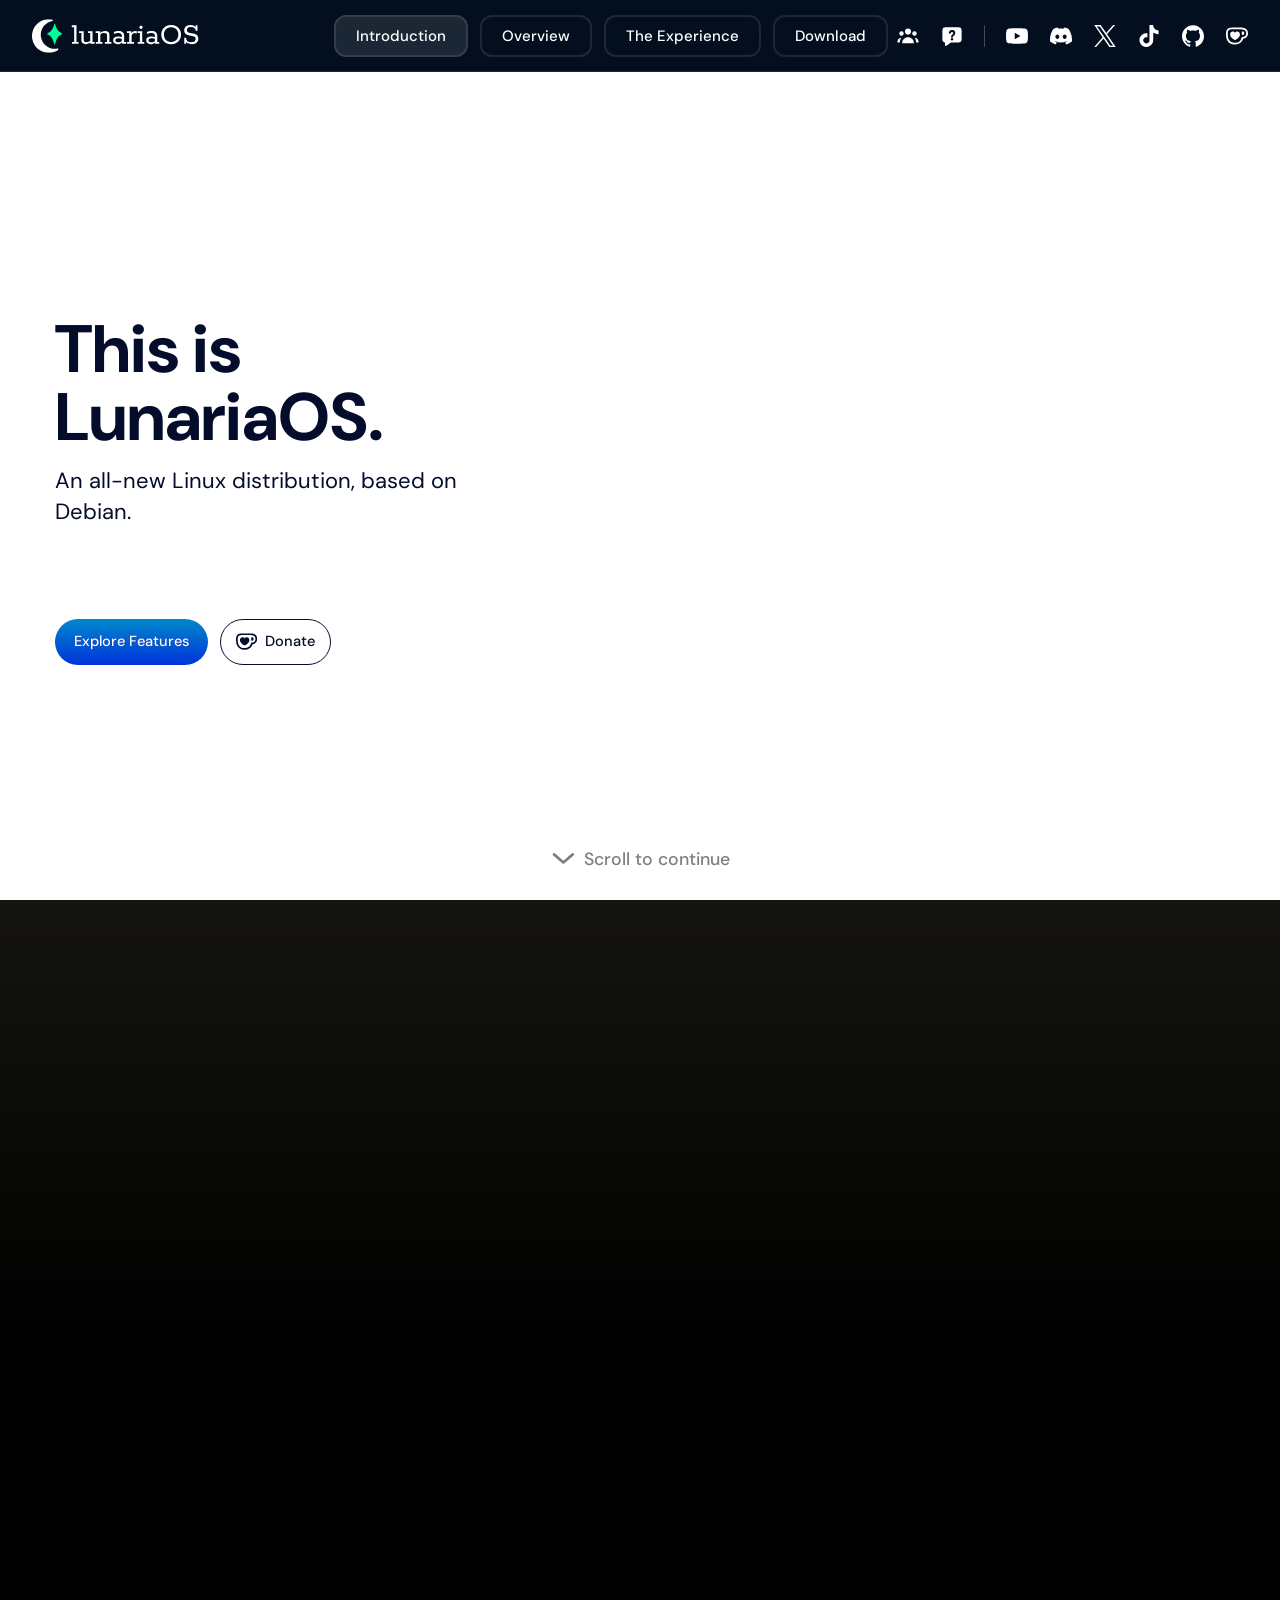
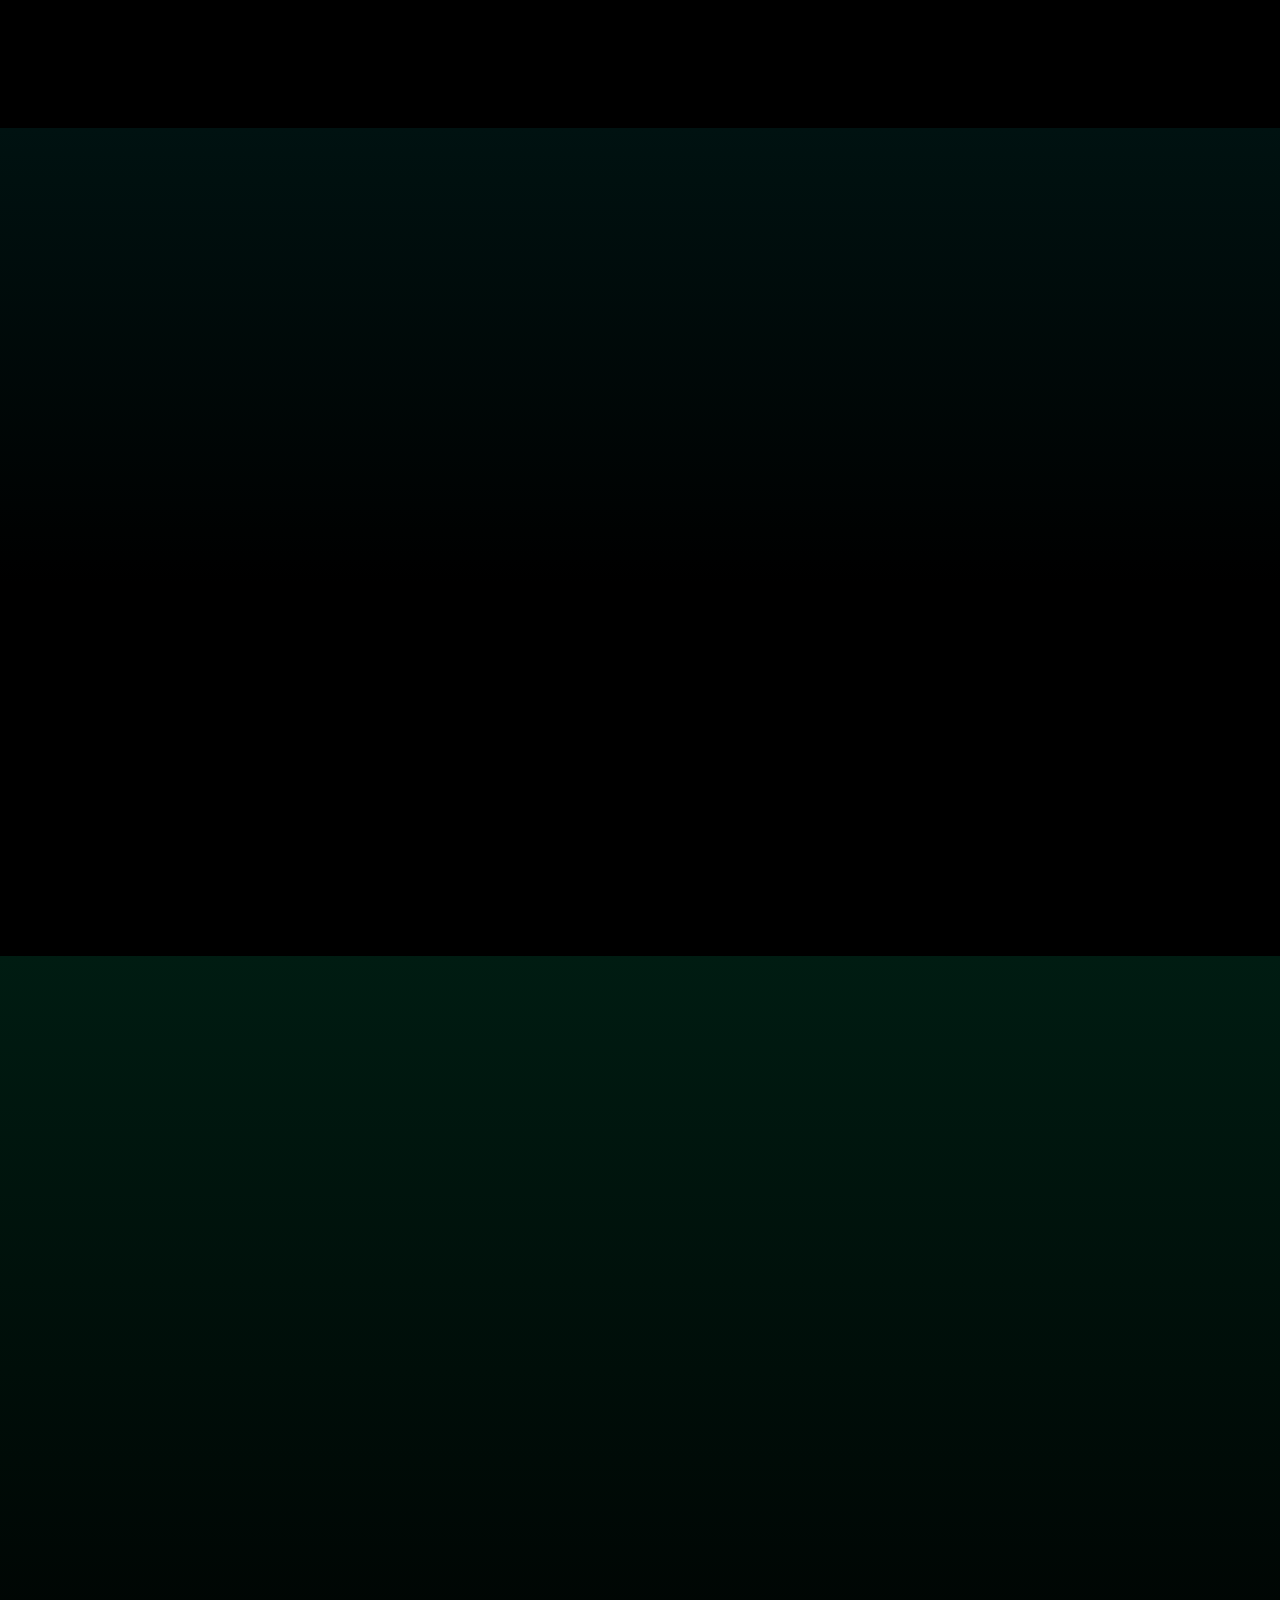
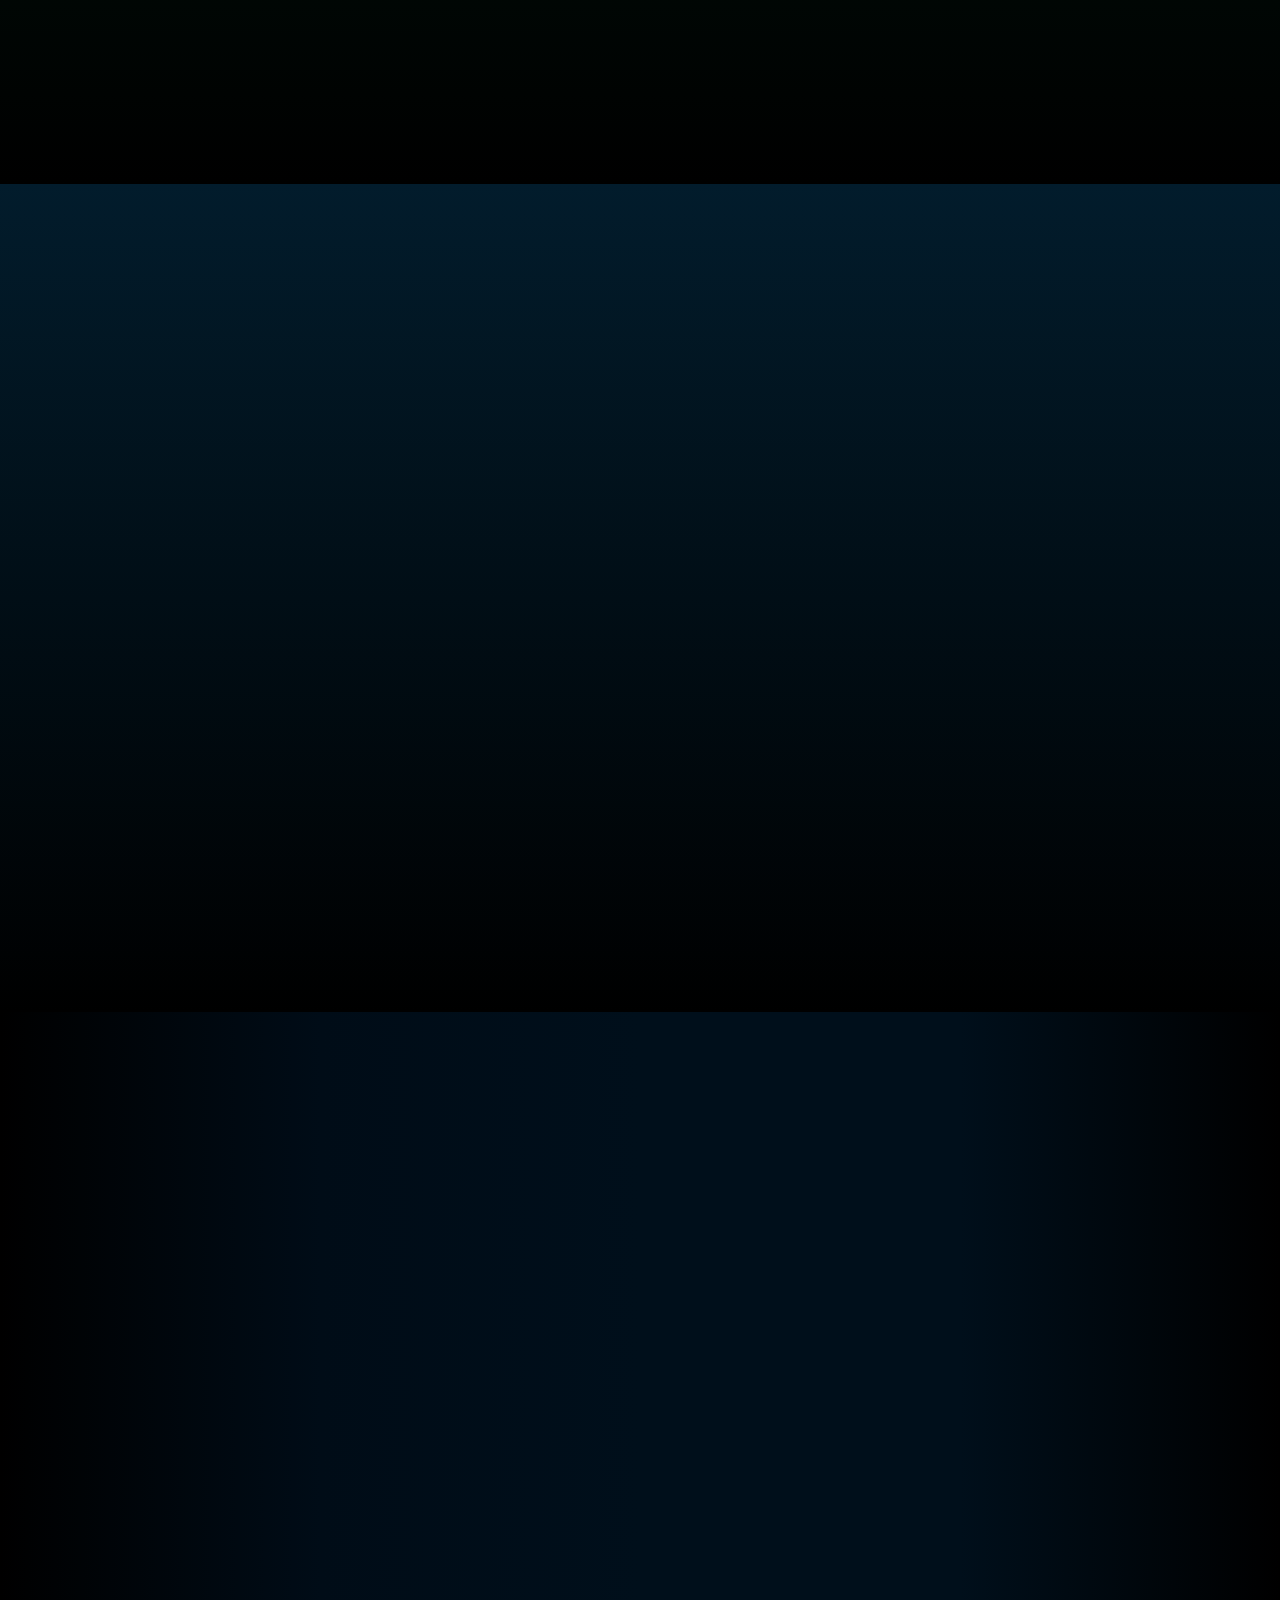
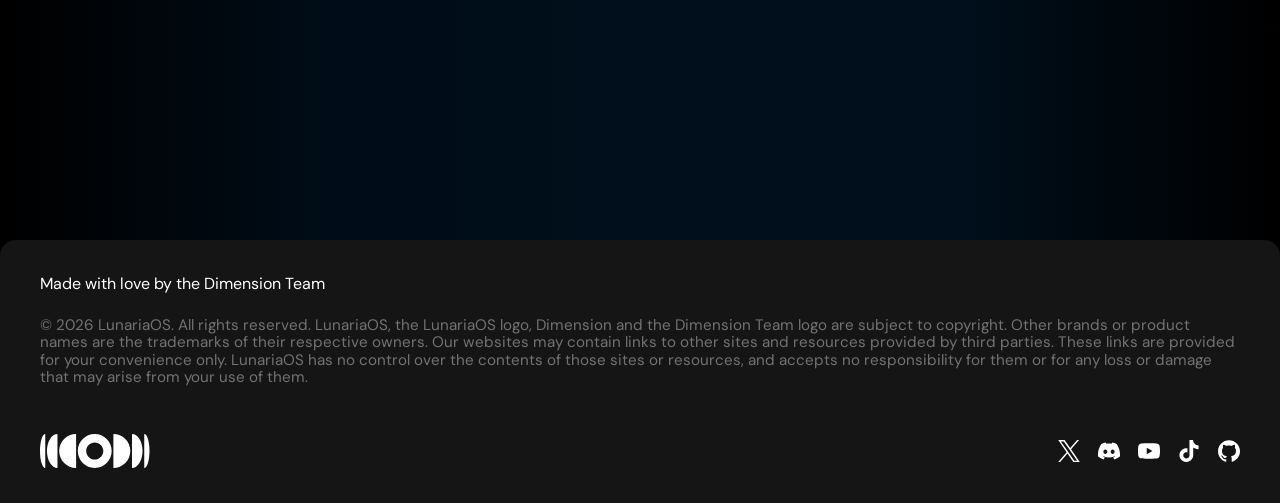
<file: index.html>
<!--
  Coded by: Maksieku
  Designed by: me
  Motion Videos: yet again, me (maksieku)
-->
<!DOCTYPE html>
<html lang="en">
<head>
  <meta charset="UTF-8">
  <meta name="viewport" content="width=device-width, initial-scale=1">
  <title>LunariaOS</title>
  <link rel="icon" type="image/svg+xml" href="logos/los_favicon.svg">
  <link rel="preconnect" href="https://fonts.googleapis.com">
  <link rel="preconnect" href="https://fonts.gstatic.com" crossorigin>
  <link rel="stylesheet" href="https://fonts.googleapis.com/css2?family=DM+Sans:wght@400;500;600;700&display=swap">
  <link rel="stylesheet" href="style.css">
  <meta name="author" content="LunariaOS" />
    <meta name="description" content="LunariaOS is an all-new, in-development Linux distribution based on Debian." />
    <link rel="canonical" href="https://lunariaos.com" />
    <meta property="og:type" content="website" />
    <meta property="og:site_name" content="LunariaOS" />
    <meta property="og:title" content="LunariaOS" />
    <meta property="og:description" content="LunariaOS is an all-new, in-development Linux distribution based on Debian." />
    <meta property="og:image" content="https://lunariaos.com/logos/meta_promo.png">
    <meta property="og:url" content="https://lunariaos.com/" />
  <script>
    try {
      if (localStorage.getItem('lunaria-theme') === 'dark') document.documentElement.classList.add('theme-dark');
      if (sessionStorage.getItem('lunaria-skip-intro')) {
        sessionStorage.removeItem('lunaria-skip-intro');
        document.documentElement.classList.add('no-intro');
      }
    } catch (error) {}
  </script>
</head>
<body>
  <svg class="icon-sprite" aria-hidden="true" focusable="false">
    <symbol id="icon-team" viewBox="0 0 24 24"><circle cx="12" cy="7.2" r="3.3"/><path d="M5.6 20c0-3.9 2.8-6.6 6.4-6.6s6.4 2.7 6.4 6.6z"/><circle cx="4.9" cy="9.3" r="2.4"/><path d="M0.4 18.8c0-2.8 1.8-4.7 4.3-4.9a8.6 8.6 0 0 0-1.6 4.9v.4H.4z"/><circle cx="19.1" cy="9.3" r="2.4"/><path d="M23.6 18.8c0-2.8-1.8-4.7-4.3-4.9a8.6 8.6 0 0 1 1.6 4.9v.4h2.7z"/></symbol>
    <symbol id="icon-youtube" viewBox="0 0 24 24"><path d="M23.498 6.186a3.016 3.016 0 0 0-2.122-2.136C19.505 3.545 12 3.545 12 3.545s-7.505 0-9.377.505A3.017 3.017 0 0 0 .502 6.186C0 8.07 0 12 0 12s0 3.93.502 5.814a3.016 3.016 0 0 0 2.122 2.136c1.871.505 9.376.505 9.376.505s7.505 0 9.377-.505a3.015 3.015 0 0 0 2.122-2.136C24 15.93 24 12 24 12s0-3.93-.502-5.814zM9.545 15.568V8.432L15.818 12l-6.273 3.568z"/></symbol>
    <symbol id="icon-discord" viewBox="0 0 24 24"><path d="M20.317 4.3698a19.7913 19.7913 0 00-4.8851-1.5152.0741.0741 0 00-.0785.0371c-.211.3753-.4447.8648-.6083 1.2495-1.8447-.2762-3.68-.2762-5.4868 0-.1636-.3933-.4058-.8742-.6177-1.2495a.077.077 0 00-.0785-.037 19.7363 19.7363 0 00-4.8852 1.515.0699.0699 0 00-.0321.0277C.5334 9.0458-.319 13.5799.0992 18.0578a.0824.0824 0 00.0312.0561c2.0528 1.5076 4.0413 2.4228 5.9929 3.0294a.0777.0777 0 00.0842-.0276c.4616-.6304.8731-1.2952 1.226-1.9942a.076.076 0 00-.0416-.1057c-.6528-.2476-1.2743-.5495-1.8722-.8923a.077.077 0 01-.0076-.1277c.1258-.0943.2517-.1923.3718-.2914a.0743.0743 0 01.0776-.0105c3.9278 1.7933 8.18 1.7933 12.0614 0a.0739.0739 0 01.0785.0095c.1202.099.246.1981.3728.2924a.077.077 0 01-.0066.1276 12.2986 12.2986 0 01-1.873.8914.0766.0766 0 00-.0407.1067c.3604.698.7719 1.3628 1.225 1.9932a.076.076 0 00.0842.0286c1.961-.6067 3.9495-1.5219 6.0023-3.0294a.077.077 0 00.0313-.0552c.5004-5.177-.8382-9.6739-3.5485-13.6604a.061.061 0 00-.0312-.0286zM8.02 15.3312c-1.1825 0-2.1569-1.0857-2.1569-2.419 0-1.3332.9555-2.4189 2.157-2.4189 1.2108 0 2.1757 1.0952 2.1568 2.419 0 1.3332-.9555 2.4189-2.1569 2.4189zm7.9748 0c-1.1825 0-2.1569-1.0857-2.1569-2.419 0-1.3332.9554-2.4189 2.1569-2.4189 1.2108 0 2.1757 1.0952 2.1568 2.419 0 1.3332-.946 2.4189-2.1568 2.4189Z"/></symbol>
    <symbol id="icon-x" viewBox="0 0 24 24"><path d="M14.234 10.162 22.977 0h-2.072l-7.591 8.824L7.251 0H.258l9.168 13.343L.258 24H2.33l8.016-9.318L16.749 24h6.993zm-2.837 3.299-.929-1.329L3.076 1.56h3.182l5.965 8.532.929 1.329 7.754 11.09h-3.182z"/></symbol>
    <symbol id="icon-tiktok" viewBox="0 0 24 24"><path d="M12.525.02c1.31-.02 2.61-.01 3.91-.02.08 1.53.63 3.09 1.75 4.17 1.12 1.11 2.7 1.62 4.24 1.79v4.03c-1.44-.05-2.89-.35-4.2-.97-.57-.26-1.1-.59-1.62-.93-.01 2.92.01 5.84-.02 8.75-.08 1.4-.54 2.79-1.35 3.94-1.31 1.92-3.58 3.17-5.91 3.21-1.43.08-2.86-.31-4.08-1.03-2.02-1.19-3.44-3.37-3.65-5.71-.02-.5-.03-1-.01-1.49.18-1.9 1.12-3.72 2.58-4.96 1.66-1.44 3.98-2.13 6.15-1.72.02 1.48-.04 2.96-.04 4.44-.99-.32-2.15-.23-3.02.37-.63.41-1.11 1.04-1.36 1.75-.21.51-.15 1.07-.14 1.61.24 1.64 1.82 3.02 3.5 2.87 1.12-.01 2.19-.66 2.77-1.61.19-.33.4-.67.41-1.06.1-1.79.06-3.57.07-5.36.01-4.03-.01-8.05.02-12.07z"/></symbol>
    <symbol id="icon-kofi" viewBox="0 0 24 24"><path d="M11.351 2.715c-2.7 0-4.986.025-6.83.26C2.078 3.285 0 5.154 0 8.61c0 3.506.182 6.13 1.585 8.493 1.584 2.701 4.233 4.182 7.662 4.182h.83c4.209 0 6.494-2.234 7.637-4a9.5 9.5 0 0 0 1.091-2.338C21.792 14.688 24 12.22 24 9.208v-.415c0-3.247-2.13-5.507-5.792-5.87-1.558-.156-2.65-.208-6.857-.208m0 1.947c4.208 0 5.09.052 6.571.182 2.624.311 4.13 1.584 4.13 4v.39c0 2.156-1.792 3.844-3.87 3.844h-.935l-.156.649c-.208 1.013-.597 1.818-1.039 2.546-.909 1.428-2.545 3.064-5.922 3.064h-.805c-2.571 0-4.831-.883-6.078-3.195-1.09-2-1.298-4.155-1.298-7.506 0-2.181.857-3.402 3.012-3.714 1.533-.233 3.559-.26 6.39-.26m6.547 2.287c-.416 0-.65.234-.65.546v2.935c0 .311.234.545.65.545 1.324 0 2.051-.754 2.051-2s-.727-2.026-2.052-2.026m-10.39.182c-1.818 0-3.013 1.48-3.013 3.142 0 1.533.858 2.857 1.949 3.897.727.701 1.87 1.429 2.649 1.896a1.47 1.47 0 0 0 1.507 0c.78-.467 1.922-1.195 2.623-1.896 1.117-1.039 1.974-2.364 1.974-3.897 0-1.662-1.247-3.142-3.039-3.142-1.065 0-1.792.545-2.338 1.298-.493-.753-1.246-1.298-2.312-1.298"/></symbol>
    <symbol id="icon-pause" viewBox="0 0 24 24"><rect x="6" y="5" width="4" height="14" rx="1.5"/><rect x="14" y="5" width="4" height="14" rx="1.5"/></symbol>
    <symbol id="icon-github" viewBox="0 0 24 24"><path d="M12 .297c-6.63 0-12 5.373-12 12 0 5.303 3.438 9.8 8.205 11.385.6.113.82-.258.82-.577 0-.285-.01-1.04-.015-2.04-3.338.724-4.042-1.61-4.042-1.61C4.422 18.07 3.633 17.7 3.633 17.7c-1.087-.744.084-.729.084-.729 1.205.084 1.838 1.236 1.838 1.236 1.07 1.835 2.809 1.305 3.495.998.108-.776.417-1.305.76-1.605-2.665-.3-5.466-1.332-5.466-5.93 0-1.31.465-2.38 1.235-3.22-.135-.303-.54-1.523.105-3.176 0 0 1.005-.322 3.3 1.23.96-.267 1.98-.399 3-.405 1.02.006 2.04.138 3 .405 2.28-1.552 3.285-1.23 3.285-1.23.645 1.653.24 2.873.12 3.176.765.84 1.23 1.91 1.23 3.22 0 4.61-2.805 5.625-5.475 5.92.42.36.81 1.096.81 2.22 0 1.606-.015 2.896-.015 3.286 0 .315.21.69.825.57C20.565 22.092 24 17.592 24 12.297c0-6.627-5.373-12-12-12"/></symbol>
  </svg>

  <header class="topbar">
    <a class="logo" href="#">
      <img class="logo-img logo-general" src="logos/lunariaos_general_logo.svg" alt="LunariaOS">
      <img class="logo-img logo-white" src="logos/lunariaos_white_logo.svg" alt="">
    </a>

    <button class="menu-toggle" type="button" aria-label="Open menu" aria-expanded="false" aria-controls="topbar-menu">
      <span class="menu-toggle-bars" aria-hidden="true"><span></span><span></span><span></span></span>
    </button>

    <div class="topbar-menu" id="topbar-menu">
      <nav class="nav" aria-label="Main navigation">
        <button class="nav-btn" type="button" data-target="introduction" aria-current="true">Introduction</button>
        <button class="nav-btn" type="button" data-target="overview">Overview</button>
        <button class="nav-btn" type="button" data-target="experience">The Experience</button>
        <button class="nav-btn" type="button" data-target="download">Download</button>
      </nav>

      <div class="socials">
        <a class="social-btn social-btn--page" href="team.html" aria-label="The team">
          <svg viewBox="0 0 24 24" aria-hidden="true" focusable="false"><use href="#icon-team"/></svg>
        </a>
        <a class="social-btn social-btn--page" href="faq.html" aria-label="Frequently asked questions">
          <svg viewBox="0 0 24 24" aria-hidden="true" focusable="false"><mask id="faq-icon-mask"><path fill="#fff" d="M5 2.5h14A3.5 3.5 0 0 1 22.5 6v9.5a3.5 3.5 0 0 1-3.5 3.5h-8.2l-4.9 3.6c-.7.5-1.6 0-1.6-.8V19a3.5 3.5 0 0 1-2.8-3.5V6A3.5 3.5 0 0 1 5 2.5z"/><path d="M9.6 8.4a2.5 2.5 0 0 1 4.9.7c0 1.7-2.5 2.1-2.5 3.6" fill="none" stroke="#000" stroke-width="2.2" stroke-linecap="round" stroke-linejoin="round"/><circle cx="12" cy="15.5" r="1.3" fill="#000"/></mask><rect width="24" height="24" fill="currentColor" mask="url(#faq-icon-mask)"/></svg>
        </a>
        <span class="socials-divider" aria-hidden="true"></span>
        <a class="social-btn" href="https://www.youtube.com/@lunariaos" target="_blank" rel="noopener noreferrer" aria-label="YouTube">
          <svg viewBox="0 0 24 24" aria-hidden="true" focusable="false"><use href="#icon-youtube"/></svg>
        </a>
        <a class="social-btn" href="https://discord.gg/cDWmFGBmVC" target="_blank" rel="noopener noreferrer" aria-label="Discord">
          <svg viewBox="0 0 24 24" aria-hidden="true" focusable="false"><use href="#icon-discord"/></svg>
        </a>
        <a class="social-btn" href="https://x.com/LunariaOS" target="_blank" rel="noopener noreferrer" aria-label="X">
          <svg viewBox="0 0 24 24" aria-hidden="true" focusable="false"><use href="#icon-x"/></svg>
        </a>
        <a class="social-btn" href="https://www.tiktok.com/@lunariaos" target="_blank" rel="noopener noreferrer" aria-label="TikTok">
          <svg viewBox="0 0 24 24" aria-hidden="true" focusable="false"><use href="#icon-tiktok"/></svg>
        </a>
        <a class="social-btn" href="https://github.com/DimensionTeam" target="_blank" rel="noopener noreferrer" aria-label="GitHub">
          <svg viewBox="0 0 24 24" aria-hidden="true" focusable="false"><use href="#icon-github"/></svg>
        </a>
        <a class="social-btn social-btn--donate" href="https://ko-fi.com/lunariaos" target="_blank" rel="noopener noreferrer" aria-label="Donate on Ko-fi">
          <svg viewBox="0 0 24 24" aria-hidden="true" focusable="false"><use href="#icon-kofi"/></svg>
        </a>
      </div>
    </div>
  </header>

  <main>
    <section class="panel hero" id="introduction" data-reveal>
      <div class="hero-text">
        <h1 class="hero-title">This is<br>LunariaOS.</h1>
        <p class="hero-subtitle">An all-new Linux distribution, based on Debian.</p>
        <div class="hero-actions">
          <a class="btn btn-explore" href="#overview">
            <span class="btn-dots" aria-hidden="true"></span>
            <span class="btn-label">Explore Features</span>
          </a>
          <a class="btn btn-donate" href="https://ko-fi.com/lunariaos" target="_blank" rel="noopener noreferrer">
            <svg class="btn-icon" viewBox="0 0 24 24" aria-hidden="true" focusable="false"><use href="#icon-kofi"/></svg>
            <span class="btn-label">Donate</span>
          </a>
        </div>
      </div>
      <div class="hero-media">
        <video class="hero-video" data-src="videos/introduction/startanimation.mp4" aria-label="LunariaOS on a laptop" autoplay muted loop playsinline preload="auto" data-reveal-video></video>
      </div>

      <div class="scroll-hint">
        <span class="scroll-arrow" aria-hidden="true">
          <svg viewBox="0 0 24 48" focusable="false">
            <path d="M3.6 8.4L12 15.6L20.4 8.4"/>
            <path d="M3.6 32.4L12 39.6L20.4 32.4"/>
          </svg>
        </span>
        <span class="scroll-text">Scroll to continue</span>
        <span class="scroll-text scroll-text--mobile">Get Started</span>
      </div>
    </section>

    <section class="panel showcase" id="overview" data-reveal>
      <div class="showcase-head">
        <h2 class="showcase-title reveal">A new, unique design.</h2>
        <p class="showcase-subtitle reveal">Say hello to an all-new design language with beautifully designed apps, components created with love, and lively animations.</p>
      </div>
      <div class="showcase-media reveal">
        <video class="showcase-video" data-src="videos/overview/newuniquedsg.mp4" aria-label="LunariaOS desktop preview" autoplay muted loop playsinline data-reveal-video></video>
      </div>
      <p class="showcase-note reveal">*Apps and animations are simulated*</p>
    </section>

    <section class="panel showcase showcase--fluidity" id="fluidity" data-nav="overview" data-reveal>
      <div class="showcase-head">
        <h2 class="showcase-title reveal">Unmatched fluidity.</h2>
        <p class="showcase-subtitle reveal">Smooth, lively animations that keep your RAM and CPU usage sane.</p>
      </div>
      <div class="showcase-media reveal">
        <video class="showcase-video" data-src="videos/overview/unmatchedfluidity.mp4" aria-label="LunariaOS calculator and taskbar preview" autoplay muted loop playsinline data-reveal-video></video>
      </div>
      <p class="showcase-note reveal">*Apps and animations are simulated*</p>
    </section>

    <section class="panel showcase showcase--experience" id="experience" data-reveal>
      <h2 class="showcase-title reveal">See it for yourself.</h2>
      <p class="showcase-subtitle reveal">Here’s why LunariaOS's user experience is truly unmatched:</p>

      <div class="carousel" role="region" aria-roledescription="carousel" aria-label="LunariaOS experience">
        <div class="carousel-stage reveal">
          <div class="carousel-slide is-active" role="group" aria-roledescription="slide" aria-label="1 of 4">
            <video class="slide-video" data-src="videos/experience/experience2.mp4#t=0.001" muted loop playsinline preload="metadata"></video>
          </div>
          <div class="carousel-slide" role="group" aria-roledescription="slide" aria-label="2 of 4">
            <video class="slide-video" data-src="videos/experience/experience1.mp4#t=0.001" muted loop playsinline preload="metadata"></video>
          </div>
          <div class="carousel-slide" role="group" aria-roledescription="slide" aria-label="3 of 4">
            <video class="slide-video" data-src="videos/experience/experience3.mp4#t=0.001" muted loop playsinline preload="metadata"></video>
          </div>
          <div class="carousel-slide" role="group" aria-roledescription="slide" aria-label="4 of 4">
            <video class="slide-video" data-src="videos/experience/experience4.mp4#t=0.001" muted loop playsinline preload="metadata"></video>
          </div>
        </div>

        <div class="carousel-captions reveal" aria-live="off">
          <div class="carousel-caption is-active">
            <h3 class="caption-title">Customizable at its core</h3>
            <p class="caption-text">LunariaOS's enhanced customization features allow you to make its interface truly yours.</p>
          </div>
          <div class="carousel-caption">
            <h3 class="caption-title">Carefully crafted wallpapers</h3>
            <p class="caption-text">Our wallpapers are designed to dynamically adjust to your PC's environment, allowing for a more immersive experience.</p>
          </div>
          <div class="carousel-caption">
            <h3 class="caption-title">Expressive and lively animations</h3>
            <p class="caption-text">Every single component, no matter how large or small, is carefully animated for a smooth & fluid user experience.</p>
          </div>
          <div class="carousel-caption">
            <h3 class="caption-title">Enhanced multi-tasking</h3>
            <p class="caption-text">Manage your desktop with just a single keybind.</p>
          </div>
        </div>

        <div class="carousel-nav reveal">
          <button class="carousel-arrow carousel-prev" type="button" aria-label="Previous slide">
            <svg viewBox="0 0 24 24" aria-hidden="true" focusable="false"><path d="M19 12H5M12 19l-7-7 7-7"/></svg>
          </button>
          <div class="carousel-pills">
            <button class="carousel-pill" type="button" aria-label="Go to slide 1"><span class="pill-track"><span class="pill-fill"></span></span></button>
            <button class="carousel-pill" type="button" aria-label="Go to slide 2"><span class="pill-track"><span class="pill-fill"></span></span></button>
            <button class="carousel-pill" type="button" aria-label="Go to slide 3"><span class="pill-track"><span class="pill-fill"></span></span></button>
            <button class="carousel-pill" type="button" aria-label="Go to slide 4"><span class="pill-track"><span class="pill-fill"></span></span></button>
          </div>
          <button class="carousel-arrow carousel-next" type="button" aria-label="Next slide">
            <svg viewBox="0 0 24 24" aria-hidden="true" focusable="false"><path d="M5 12h14M12 5l7 7-7 7"/></svg>
          </button>
        </div>
      </div>
    </section>

    <section class="panel showcase showcase--features" id="features" data-nav="experience" data-reveal>
      <h2 class="showcase-title reveal">Yup, there's more.</h2>
      <p class="showcase-subtitle reveal">Here's a peek at what LunariaOS comes with out of the box:</p>

      <div class="feature-grid">
        <article class="feature-card reveal">
          <div class="feature-media" role="group" tabindex="0" aria-label="Preview video: Meet Index">
            <video class="feature-video" data-src="videos/morefeatures/meetindex.mp4#t=0.001" muted loop playsinline preload="auto"></video>
            <div class="feature-hint" aria-hidden="true">
              <svg viewBox="0 0 24 24" focusable="false"><use href="#icon-pause"/></svg>
              <span class="hint-hover">Hover to play</span>
              <span class="hint-tap">Tap to play</span>
            </div>
          </div>
          <h3 class="feature-title">Meet Index</h3>
            <p class="feature-text">Index helps you find any file on your drive, without a hitch.</p>
        </article>
        <article class="feature-card reveal">
          <div class="feature-media" role="group" tabindex="0" aria-label="Preview video: The Activity Bar">
            <video class="feature-video" data-src="videos/morefeatures/multitask.mp4#t=0.001" muted loop playsinline preload="auto"></video>
            <div class="feature-hint" aria-hidden="true">
              <svg viewBox="0 0 24 24" focusable="false"><use href="#icon-pause"/></svg>
              <span class="hint-hover">Hover to play</span>
              <span class="hint-tap">Tap to play</span>
            </div>
          </div>
          <h3 class="feature-title">The Activity Bar</h3>
          <p class="feature-text">All your media in a one small capsule, allowing you to skip songs and more.</p>
        </article>
        <article class="feature-card reveal">
          <div class="feature-media" role="group" tabindex="0" aria-label="Preview video: Your PC, your OS.">
            <video class="feature-video" data-src="videos/morefeatures/wallpapers.mp4#t=0.001" muted loop playsinline preload="auto"></video>
            <div class="feature-hint" aria-hidden="true">
              <svg viewBox="0 0 24 24" focusable="false"><use href="#icon-pause"/></svg>
              <span class="hint-hover">Hover to play</span>
              <span class="hint-tap">Tap to play</span>
            </div>
          </div>
          <h3 class="feature-title">Your PC, your OS.</h3>
          <p class="feature-text">Create your own lock screen to make your PC feel truly yours.</p>
        </article>
        <article class="feature-card reveal">
          <div class="feature-media" role="group" tabindex="0" aria-label="Preview video: Any Windows app support">
            <div class="video-placeholder">Feature video 4</div>
            <video class="feature-video" data-src="videos/morefeatures/lunariawindows.mp4#t=0.001" muted loop playsinline preload="auto"></video>
            <div class="feature-hint" aria-hidden="true">
              <svg viewBox="0 0 24 24" focusable="false"><use href="#icon-pause"/></svg>
              <span class="hint-hover">Hover to play</span>
              <span class="hint-tap">Tap to play</span>
            </div>
          </div>
          <h3 class="feature-title">Runs your Windows apps <span class="info-tip"><button class="info-tip-btn" type="button" aria-label="More about Windows app support" aria-describedby="wine-tip">?</button><span class="info-tip-bubble" id="wine-tip" role="tooltip">Wine isn’t confirmed as the compatibility layer for Windows apps yet. This may change in the future.</span></span></h3>
          <p class="feature-text">Runs all your favourite Windows apps out of the box, thanks to Wine.</p>
        </article>
      </div>
      <span class="snap-end" aria-hidden="true"></span>
    </section>

    <section class="panel download" id="download" data-reveal data-reveal-ratio="0.7">
      <div class="eclipses" aria-hidden="true">
        <img class="eclipse eclipse-3" src="download/Eclipse3.svg" alt="" data-ring="1820 910 699 780 569">
        <img class="eclipse eclipse-2" src="download/Eclipse2.svg" alt="" data-ring="1454 726.7 559.7 614.5 447.5">
        <img class="eclipse eclipse-1" src="download/Eclipse1.svg" alt="" data-ring="1316 657.7 448.2 545.5 336">
      </div>

      <div class="download-head">
        <h2 class="download-title reveal">Get <img class="download-logo" src="logos/lunariaos_general_logo.svg" alt="LunariaOS"></h2>
        <p class="download-text reveal">LunariaOS has not been officially released yet. If you would like to stay up-to-date on LunariaOS, join our Discord server.</p>
      </div>

      <div class="download-actions reveal">
        <a class="btn btn-discord" href="https://discord.gg/cDWmFGBmVC" target="_blank" rel="noopener noreferrer">
          <span class="btn-dots" aria-hidden="true"></span>
          <svg class="btn-icon" viewBox="0 0 24 24" aria-hidden="true" focusable="false"><use href="#icon-discord"/></svg>
          <span class="btn-label">Join the Discord server</span>
        </a>
        <a class="btn btn-donate btn-donate--light" href="https://ko-fi.com/lunariaos" target="_blank" rel="noopener noreferrer">
          <svg class="btn-icon" viewBox="0 0 24 24" aria-hidden="true" focusable="false"><use href="#icon-kofi"/></svg>
          <span class="btn-label">Donate</span>
        </a>
      </div>
    </section>
  </main>

  <footer class="footer">
    <div class="footer-inner">
      <p class="footer-credit">Made with love by the Dimension Team</p>
      <p class="footer-legal">© 2026 LunariaOS. All rights reserved. LunariaOS, the LunariaOS logo, Dimension and the Dimension Team logo are subject to copyright. Other brands or product names are the trademarks of their respective owners. Our websites may contain links to other sites and resources provided by third parties. These links are provided for your convenience only. LunariaOS has no control over the contents of those sites or resources, and accepts no responsibility for them or for any loss or damage that may arise from your use of them.</p>
      <div class="footer-bottom">
        <div class="footer-brand">
          <button class="footer-logo-btn" type="button" aria-label="Dimension Team">
            <img class="footer-logo" src="logos/dimension.svg" alt="">
          </button>
          <img class="footer-love" src="logos/madewithlove.svg" alt="" aria-hidden="true">
        </div>
        <div class="footer-socials">
          <a class="social-btn" href="https://x.com/LunariaOS" target="_blank" rel="noopener noreferrer" aria-label="X">
            <svg viewBox="0 0 24 24" aria-hidden="true" focusable="false"><use href="#icon-x"/></svg>
          </a>
          <a class="social-btn" href="https://discord.gg/cDWmFGBmVC" target="_blank" rel="noopener noreferrer" aria-label="Discord">
            <svg viewBox="0 0 24 24" aria-hidden="true" focusable="false"><use href="#icon-discord"/></svg>
          </a>
          <a class="social-btn" href="https://www.youtube.com/@ameosbydimension" target="_blank" rel="noopener noreferrer" aria-label="YouTube">
            <svg viewBox="0 0 24 24" aria-hidden="true" focusable="false"><use href="#icon-youtube"/></svg>
          </a>
          <a class="social-btn" href="https://www.tiktok.com/@lunariaos" target="_blank" rel="noopener noreferrer" aria-label="TikTok">
            <svg viewBox="0 0 24 24" aria-hidden="true" focusable="false"><use href="#icon-tiktok"/></svg>
          </a>
          <a class="social-btn" href="https://github.com/DimensionTeam" target="_blank" rel="noopener noreferrer" aria-label="GitHub">
            <svg viewBox="0 0 24 24" aria-hidden="true" focusable="false"><use href="#icon-github"/></svg>
          </a>
        </div>
      </div>
    </div>
  </footer>

  <div class="donate-modal" id="donate-modal" aria-hidden="true">
    <div class="donate-dialog" role="dialog" aria-modal="true" aria-labelledby="donate-title" aria-describedby="donate-text">
      <img class="donate-icon" src="logos/moedonate.svg" alt="">
      <h2 class="donate-title" id="donate-title">Want to donate to us?</h2>
      <p class="donate-text" id="donate-text">Your support helps support us and LunariaOS's development. All contributions will go straight to the team.</p>
      <a class="donate-confirm" href="https://ko-fi.com/lunariaos" target="_blank" rel="noopener noreferrer">Go to Ko-Fi</a>
      <button class="donate-dismiss" type="button">Maybe next time...</button>
    </div>
  </div>

  <script src="script.js"></script>
</body>
</html>
</file>
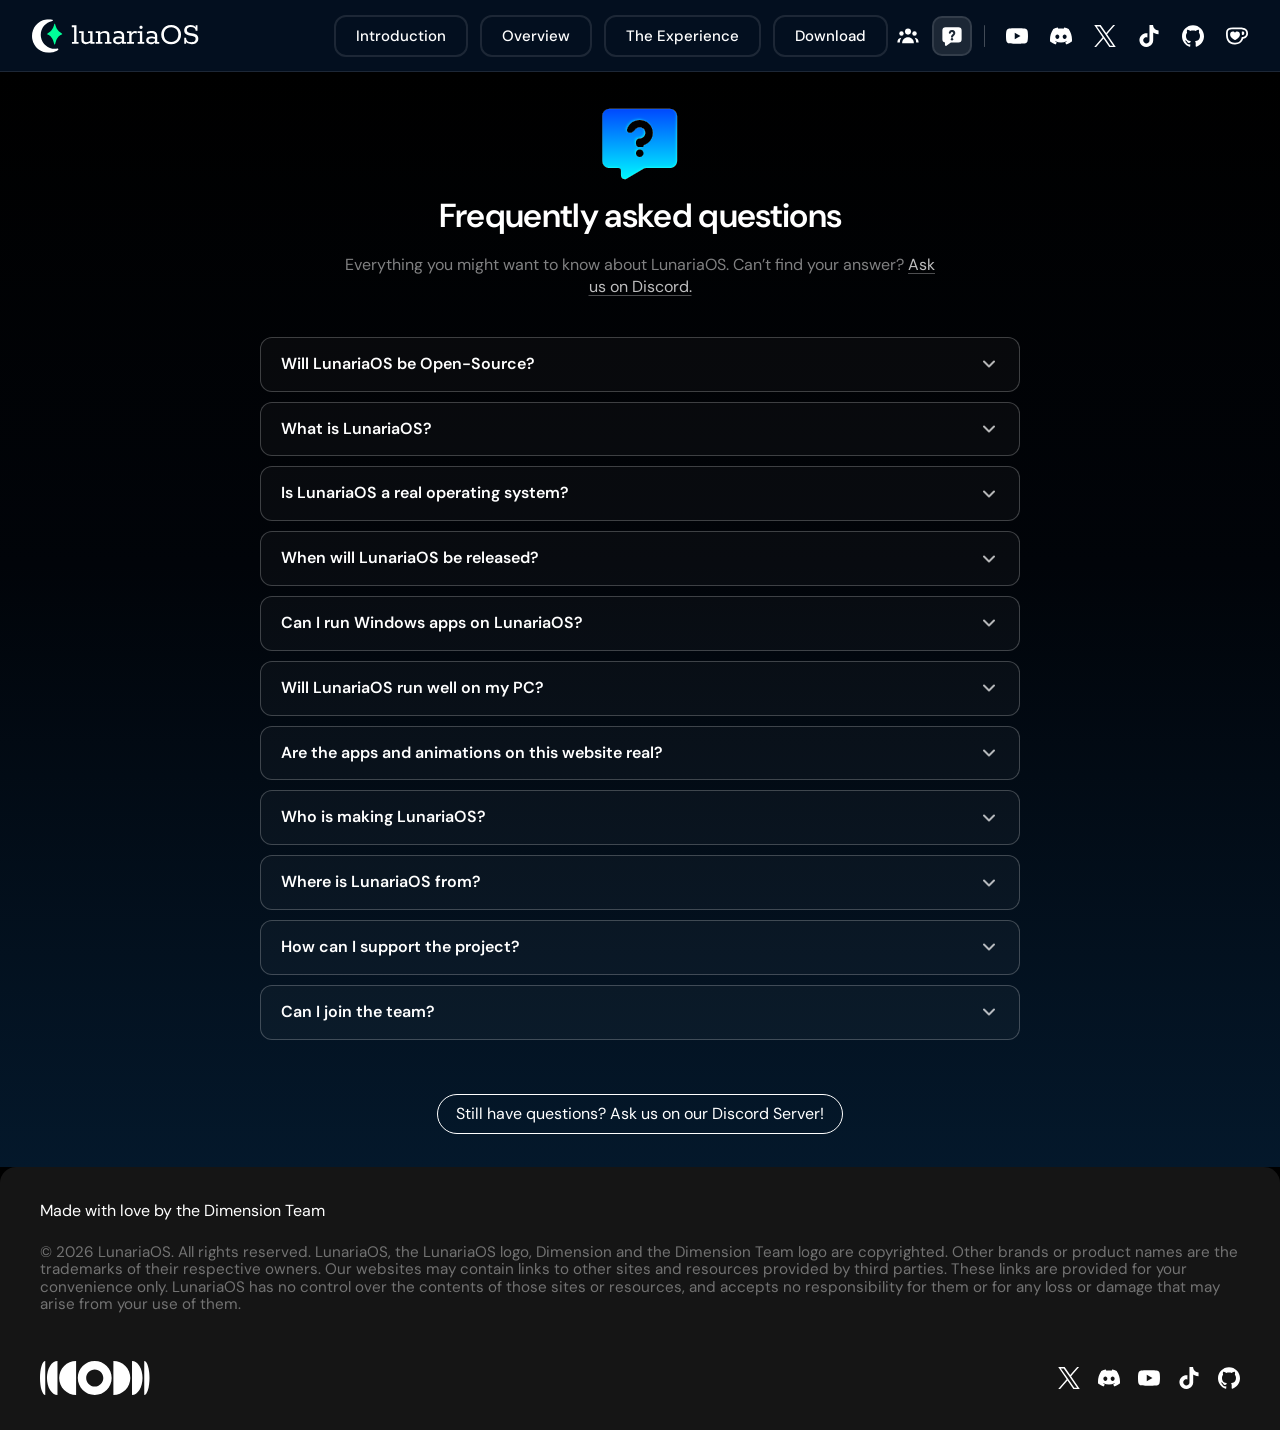
<file: faq.html>
<!--
  Coded by: Maksieku
  Designed by: me
  Motion Videos: yet again, me (maksieku)
-->
<!DOCTYPE html>
<html lang="en">
<head>
  <meta charset="UTF-8">
  <meta name="viewport" content="width=device-width, initial-scale=1">
  <title>FAQ · LunariaOS</title>
  <link rel="icon" type="image/svg+xml" href="logos/los_favicon.svg">
  <link rel="preconnect" href="https://fonts.googleapis.com">
  <link rel="preconnect" href="https://fonts.gstatic.com" crossorigin>
  <link rel="stylesheet" href="https://fonts.googleapis.com/css2?family=DM+Sans:wght@400;500;600;700&display=swap">
  <link rel="stylesheet" href="style.css">
  <script>
    try {
      if (localStorage.getItem('lunaria-theme') === 'dark') document.documentElement.classList.add('theme-dark');
      if (sessionStorage.getItem('lunaria-skip-intro')) {
        sessionStorage.removeItem('lunaria-skip-intro');
        document.documentElement.classList.add('no-intro');
      }
    } catch (error) {}
  </script>
</head>
<body class="page-team">
  <svg class="icon-sprite" aria-hidden="true" focusable="false">
    <symbol id="icon-team" viewBox="0 0 24 24"><circle cx="12" cy="7.2" r="3.3"/><path d="M5.6 20c0-3.9 2.8-6.6 6.4-6.6s6.4 2.7 6.4 6.6z"/><circle cx="4.9" cy="9.3" r="2.4"/><path d="M0.4 18.8c0-2.8 1.8-4.7 4.3-4.9a8.6 8.6 0 0 0-1.6 4.9v.4H.4z"/><circle cx="19.1" cy="9.3" r="2.4"/><path d="M23.6 18.8c0-2.8-1.8-4.7-4.3-4.9a8.6 8.6 0 0 1 1.6 4.9v.4h2.7z"/></symbol>
    <symbol id="icon-youtube" viewBox="0 0 24 24"><path d="M23.498 6.186a3.016 3.016 0 0 0-2.122-2.136C19.505 3.545 12 3.545 12 3.545s-7.505 0-9.377.505A3.017 3.017 0 0 0 .502 6.186C0 8.07 0 12 0 12s0 3.93.502 5.814a3.016 3.016 0 0 0 2.122 2.136c1.871.505 9.376.505 9.376.505s7.505 0 9.377-.505a3.015 3.015 0 0 0 2.122-2.136C24 15.93 24 12 24 12s0-3.93-.502-5.814zM9.545 15.568V8.432L15.818 12l-6.273 3.568z"/></symbol>
    <symbol id="icon-discord" viewBox="0 0 24 24"><path d="M20.317 4.3698a19.7913 19.7913 0 00-4.8851-1.5152.0741.0741 0 00-.0785.0371c-.211.3753-.4447.8648-.6083 1.2495-1.8447-.2762-3.68-.2762-5.4868 0-.1636-.3933-.4058-.8742-.6177-1.2495a.077.077 0 00-.0785-.037 19.7363 19.7363 0 00-4.8852 1.515.0699.0699 0 00-.0321.0277C.5334 9.0458-.319 13.5799.0992 18.0578a.0824.0824 0 00.0312.0561c2.0528 1.5076 4.0413 2.4228 5.9929 3.0294a.0777.0777 0 00.0842-.0276c.4616-.6304.8731-1.2952 1.226-1.9942a.076.076 0 00-.0416-.1057c-.6528-.2476-1.2743-.5495-1.8722-.8923a.077.077 0 01-.0076-.1277c.1258-.0943.2517-.1923.3718-.2914a.0743.0743 0 01.0776-.0105c3.9278 1.7933 8.18 1.7933 12.0614 0a.0739.0739 0 01.0785.0095c.1202.099.246.1981.3728.2924a.077.077 0 01-.0066.1276 12.2986 12.2986 0 01-1.873.8914.0766.0766 0 00-.0407.1067c.3604.698.7719 1.3628 1.225 1.9932a.076.076 0 00.0842.0286c1.961-.6067 3.9495-1.5219 6.0023-3.0294a.077.077 0 00.0313-.0552c.5004-5.177-.8382-9.6739-3.5485-13.6604a.061.061 0 00-.0312-.0286zM8.02 15.3312c-1.1825 0-2.1569-1.0857-2.1569-2.419 0-1.3332.9555-2.4189 2.157-2.4189 1.2108 0 2.1757 1.0952 2.1568 2.419 0 1.3332-.9555 2.4189-2.1569 2.4189zm7.9748 0c-1.1825 0-2.1569-1.0857-2.1569-2.419 0-1.3332.9554-2.4189 2.1569-2.4189 1.2108 0 2.1757 1.0952 2.1568 2.419 0 1.3332-.946 2.4189-2.1568 2.4189Z"/></symbol>
    <symbol id="icon-x" viewBox="0 0 24 24"><path d="M14.234 10.162 22.977 0h-2.072l-7.591 8.824L7.251 0H.258l9.168 13.343L.258 24H2.33l8.016-9.318L16.749 24h6.993zm-2.837 3.299-.929-1.329L3.076 1.56h3.182l5.965 8.532.929 1.329 7.754 11.09h-3.182z"/></symbol>
    <symbol id="icon-tiktok" viewBox="0 0 24 24"><path d="M12.525.02c1.31-.02 2.61-.01 3.91-.02.08 1.53.63 3.09 1.75 4.17 1.12 1.11 2.7 1.62 4.24 1.79v4.03c-1.44-.05-2.89-.35-4.2-.97-.57-.26-1.1-.59-1.62-.93-.01 2.92.01 5.84-.02 8.75-.08 1.4-.54 2.79-1.35 3.94-1.31 1.92-3.58 3.17-5.91 3.21-1.43.08-2.86-.31-4.08-1.03-2.02-1.19-3.44-3.37-3.65-5.71-.02-.5-.03-1-.01-1.49.18-1.9 1.12-3.72 2.58-4.96 1.66-1.44 3.98-2.13 6.15-1.72.02 1.48-.04 2.96-.04 4.44-.99-.32-2.15-.23-3.02.37-.63.41-1.11 1.04-1.36 1.75-.21.51-.15 1.07-.14 1.61.24 1.64 1.82 3.02 3.5 2.87 1.12-.01 2.19-.66 2.77-1.61.19-.33.4-.67.41-1.06.1-1.79.06-3.57.07-5.36.01-4.03-.01-8.05.02-12.07z"/></symbol>
    <symbol id="icon-kofi" viewBox="0 0 24 24"><path d="M11.351 2.715c-2.7 0-4.986.025-6.83.26C2.078 3.285 0 5.154 0 8.61c0 3.506.182 6.13 1.585 8.493 1.584 2.701 4.233 4.182 7.662 4.182h.83c4.209 0 6.494-2.234 7.637-4a9.5 9.5 0 0 0 1.091-2.338C21.792 14.688 24 12.22 24 9.208v-.415c0-3.247-2.13-5.507-5.792-5.87-1.558-.156-2.65-.208-6.857-.208m0 1.947c4.208 0 5.09.052 6.571.182 2.624.311 4.13 1.584 4.13 4v.39c0 2.156-1.792 3.844-3.87 3.844h-.935l-.156.649c-.208 1.013-.597 1.818-1.039 2.546-.909 1.428-2.545 3.064-5.922 3.064h-.805c-2.571 0-4.831-.883-6.078-3.195-1.09-2-1.298-4.155-1.298-7.506 0-2.181.857-3.402 3.012-3.714 1.533-.233 3.559-.26 6.39-.26m6.547 2.287c-.416 0-.65.234-.65.546v2.935c0 .311.234.545.65.545 1.324 0 2.051-.754 2.051-2s-.727-2.026-2.052-2.026m-10.39.182c-1.818 0-3.013 1.48-3.013 3.142 0 1.533.858 2.857 1.949 3.897.727.701 1.87 1.429 2.649 1.896a1.47 1.47 0 0 0 1.507 0c.78-.467 1.922-1.195 2.623-1.896 1.117-1.039 1.974-2.364 1.974-3.897 0-1.662-1.247-3.142-3.039-3.142-1.065 0-1.792.545-2.338 1.298-.493-.753-1.246-1.298-2.312-1.298"/></symbol>
    <symbol id="icon-github" viewBox="0 0 24 24"><path d="M12 .297c-6.63 0-12 5.373-12 12 0 5.303 3.438 9.8 8.205 11.385.6.113.82-.258.82-.577 0-.285-.01-1.04-.015-2.04-3.338.724-4.042-1.61-4.042-1.61C4.422 18.07 3.633 17.7 3.633 17.7c-1.087-.744.084-.729.084-.729 1.205.084 1.838 1.236 1.838 1.236 1.07 1.835 2.809 1.305 3.495.998.108-.776.417-1.305.76-1.605-2.665-.3-5.466-1.332-5.466-5.93 0-1.31.465-2.38 1.235-3.22-.135-.303-.54-1.523.105-3.176 0 0 1.005-.322 3.3 1.23.96-.267 1.98-.399 3-.405 1.02.006 2.04.138 3 .405 2.28-1.552 3.285-1.23 3.285-1.23.645 1.653.24 2.873.12 3.176.765.84 1.23 1.91 1.23 3.22 0 4.61-2.805 5.625-5.475 5.92.42.36.81 1.096.81 2.22 0 1.606-.015 2.896-.015 3.286 0 .315.21.69.825.57C20.565 22.092 24 17.592 24 12.297c0-6.627-5.373-12-12-12"/></symbol>
  </svg>

  <header class="topbar">
    <a class="logo" href="index.html">
      <img class="logo-img logo-general" src="logos/lunariaos_general_logo.svg" alt="LunariaOS">
      <img class="logo-img logo-white" src="logos/lunariaos_white_logo.svg" alt="">
    </a>

    <button class="menu-toggle" type="button" aria-label="Open menu" aria-expanded="false" aria-controls="topbar-menu">
      <span class="menu-toggle-bars" aria-hidden="true"><span></span><span></span><span></span></span>
    </button>

    <div class="topbar-menu" id="topbar-menu">
      <nav class="nav" aria-label="Main navigation">
        <button class="nav-btn" type="button" data-target="introduction">Introduction</button>
        <button class="nav-btn" type="button" data-target="overview">Overview</button>
        <button class="nav-btn" type="button" data-target="experience">The Experience</button>
        <button class="nav-btn" type="button" data-target="download">Download</button>
      </nav>

      <div class="socials">
        <a class="social-btn social-btn--page" href="team.html" aria-label="The team">
          <svg viewBox="0 0 24 24" aria-hidden="true" focusable="false"><use href="#icon-team"/></svg>
        </a>
        <a class="social-btn social-btn--page" href="faq.html" aria-label="Frequently asked questions" aria-current="page">
          <svg viewBox="0 0 24 24" aria-hidden="true" focusable="false"><mask id="faq-icon-mask"><path fill="#fff" d="M5 2.5h14A3.5 3.5 0 0 1 22.5 6v9.5a3.5 3.5 0 0 1-3.5 3.5h-8.2l-4.9 3.6c-.7.5-1.6 0-1.6-.8V19a3.5 3.5 0 0 1-2.8-3.5V6A3.5 3.5 0 0 1 5 2.5z"/><path d="M9.6 8.4a2.5 2.5 0 0 1 4.9.7c0 1.7-2.5 2.1-2.5 3.6" fill="none" stroke="#000" stroke-width="2.2" stroke-linecap="round" stroke-linejoin="round"/><circle cx="12" cy="15.5" r="1.3" fill="#000"/></mask><rect width="24" height="24" fill="currentColor" mask="url(#faq-icon-mask)"/></svg>
        </a>
        <span class="socials-divider" aria-hidden="true"></span>
        <a class="social-btn" href="https://www.youtube.com/@ameosbydimension" target="_blank" rel="noopener noreferrer" aria-label="YouTube">
          <svg viewBox="0 0 24 24" aria-hidden="true" focusable="false"><use href="#icon-youtube"/></svg>
        </a>
        <a class="social-btn" href="https://discord.gg/cDWmFGBmVC" target="_blank" rel="noopener noreferrer" aria-label="Discord">
          <svg viewBox="0 0 24 24" aria-hidden="true" focusable="false"><use href="#icon-discord"/></svg>
        </a>
        <a class="social-btn" href="https://x.com/LunariaOS" target="_blank" rel="noopener noreferrer" aria-label="X">
          <svg viewBox="0 0 24 24" aria-hidden="true" focusable="false"><use href="#icon-x"/></svg>
        </a>
        <a class="social-btn" href="https://www.tiktok.com/@lunariaos" target="_blank" rel="noopener noreferrer" aria-label="TikTok">
          <svg viewBox="0 0 24 24" aria-hidden="true" focusable="false"><use href="#icon-tiktok"/></svg>
        </a>
        <a class="social-btn" href="https://github.com/DimensionTeam" target="_blank" rel="noopener noreferrer" aria-label="GitHub">
          <svg viewBox="0 0 24 24" aria-hidden="true" focusable="false"><use href="#icon-github"/></svg>
        </a>
        <a class="social-btn social-btn--donate" href="https://ko-fi.com/lunariaos" target="_blank" rel="noopener noreferrer" aria-label="Donate on Ko-fi">
          <svg viewBox="0 0 24 24" aria-hidden="true" focusable="false"><use href="#icon-kofi"/></svg>
        </a>
      </div>
    </div>
  </header>

  <main>
    <section class="panel faq" id="faq" data-reveal>
      <div class="team-stars" aria-hidden="true"></div>

      <div class="team-head">
        <img class="page-icon reveal" src="icons/faq.svg" alt="">
        <h1 class="team-title reveal">Frequently asked questions</h1>
        <p class="team-text reveal">Everything you might want to know about LunariaOS. Can’t find your answer? <a class="faq-ask" href="#faq-join">Ask us on Discord.</a></p>
      </div>

      <div class="faq-list">
        <details class="faq-item reveal" style="--delay: 0.20s">
          <summary class="faq-question">
            <span>Will LunariaOS be Open-Source?</span>
            <svg class="faq-chevron" viewBox="0 0 24 24" aria-hidden="true" focusable="false"><path d="M6 9l6 6 6-6"/></svg>
          </summary>
          <p class="faq-answer">Yes, we are planning to release LunariaOS for free and Open Source for everyone. Our GitHub Organization is available <a href="https://github.com/DimensionTeam" target="_blank" rel="noopener noreferrer">here</a>. Please keep in mind that <a href="https://ko-fi.com/lunariaos" target="_blank" rel="noopener noreferrer">donating to us</a> can speed up the development process and release LunariaOS faster!</p>
        </details>
        <details class="faq-item reveal" style="--delay: 0.25s">
          <summary class="faq-question">
            <span>What is LunariaOS?</span>
            <svg class="faq-chevron" viewBox="0 0 24 24" aria-hidden="true" focusable="false"><path d="M6 9l6 6 6-6"/></svg>
          </summary>
          <div class="faq-answer">
            <p>LunariaOS is a new Linux distribution built on Debian, created by the Dimension Team. It brings a brand new, unique design with beautifully crafted apps and lively animations across the whole system, all made with user experience in mind.</p>
            <p>Under the hood, it’s built to stay smooth and fast while running efficiently on minimal RAM and CPU.</p>
            <p>LunariaOS is a community designed Operating System, this means that no big company is working on it. Only a couple of developers and designers determined to create a next generation OS experience that makes you see more possibilities.</p>
          </div>
        </details>
        <details class="faq-item reveal" style="--delay: 0.30s">
          <summary class="faq-question">
            <span>Is LunariaOS a real operating system?</span>
            <svg class="faq-chevron" viewBox="0 0 24 24" aria-hidden="true" focusable="false"><path d="M6 9l6 6 6-6"/></svg>
          </summary>
          <p class="faq-answer">Absolutely! LunariaOS has been in active development since day one. Every month we put together Developer Builds to catch bugs and report them, so the system keeps getting better. If you’d like to see LunariaOS run on actual hardware, follow our Social Medias like TikTok (<a href="https://www.tiktok.com/@lunariaos" target="_blank" rel="noopener noreferrer">@lunariaos</a>, <a href="https://www.tiktok.com/@maksieku.tech" target="_blank" rel="noopener noreferrer">@maksieku.tech</a>) or our <a href="https://discord.gg/cDWmFGBmVC" target="_blank" rel="noopener noreferrer">Discord Server</a>, where we’re planning to openly show our development.</p>
        </details>
        <details class="faq-item reveal" style="--delay: 0.35s">
          <summary class="faq-question">
            <span>When will LunariaOS be released?</span>
            <svg class="faq-chevron" viewBox="0 0 24 24" aria-hidden="true" focusable="false"><path d="M6 9l6 6 6-6"/></svg>
          </summary>
          <p class="faq-answer">We’re still quite far from the first release, so there’s no release date yet, not even for us. You can most likely expect news around early 2027 for announcing a Developer Beta. To hear it first, <a href="https://discord.gg/cDWmFGBmVC" target="_blank" rel="noopener noreferrer">join our Discord server</a>.</p>
        </details>
        <details class="faq-item reveal" style="--delay: 0.40s">
          <summary class="faq-question">
            <span>Can I run Windows apps on LunariaOS?</span>
            <svg class="faq-chevron" viewBox="0 0 24 24" aria-hidden="true" focusable="false"><path d="M6 9l6 6 6-6"/></svg>
          </summary>
          <p class="faq-answer">Yes. LunariaOS comes with Wine built in, so you can run Windows apps out of the box.</p>
        </details>
        <details class="faq-item reveal" style="--delay: 0.45s">
          <summary class="faq-question">
            <span>Will LunariaOS run well on my PC?</span>
            <svg class="faq-chevron" viewBox="0 0 24 24" aria-hidden="true" focusable="false"><path d="M6 9l6 6 6-6"/></svg>
          </summary>
          <p class="faq-answer">LunariaOS is built to stay smooth while running efficiently on minimal RAM and CPU, for fast and reliable performance.</p>
        </details>
        <details class="faq-item reveal" style="--delay: 0.50s">
          <summary class="faq-question">
            <span>Are the apps and animations on this website real?</span>
            <svg class="faq-chevron" viewBox="0 0 24 24" aria-hidden="true" focusable="false"><path d="M6 9l6 6 6-6"/></svg>
          </summary>
          <div class="faq-answer">
            <p>The previews on this website are simulated to show the design of LunariaOS while it is still in development.</p>
            <p>As we’re trying our best to recreate the animations from the actual system, small details may be different from the actual experience.</p>
          </div>
        </details>
        <details class="faq-item reveal" style="--delay: 0.55s">
          <summary class="faq-question">
            <span>Who is making LunariaOS?</span>
            <svg class="faq-chevron" viewBox="0 0 24 24" aria-hidden="true" focusable="false"><path d="M6 9l6 6 6-6"/></svg>
          </summary>
          <p class="faq-answer">LunariaOS is made by the Dimension Team, a small group of developers and designers based in Poland, best known for creating AmeOS. <a href="team.html">Meet the team</a>.</p>
        </details>
        <details class="faq-item reveal" style="--delay: 0.60s">
          <summary class="faq-question">
            <span>Where is LunariaOS from?</span>
            <svg class="faq-chevron" viewBox="0 0 24 24" aria-hidden="true" focusable="false"><path d="M6 9l6 6 6-6"/></svg>
          </summary>
          <p class="faq-answer">LunariaOS comes from Poland, where its creator and project manager, Maksieku, is based. That’s why you’ll spot plenty of nods to the Polish community along the way.</p>
        </details>
        <details class="faq-item reveal" style="--delay: 0.65s">
          <summary class="faq-question">
            <span>How can I support the project?</span>
            <svg class="faq-chevron" viewBox="0 0 24 24" aria-hidden="true" focusable="false"><path d="M6 9l6 6 6-6"/></svg>
          </summary>
          <p class="faq-answer">You can support us by <a href="https://ko-fi.com/lunariaos" target="_blank" rel="noopener noreferrer">donating on Ko-fi</a>. Every contribution goes straight to the team. We would be really happy if you’d share LunariaOS with your friends, on social media, or anywhere else people might love it! You can also <a href="https://discord.gg/cDWmFGBmVC" target="_blank" rel="noopener noreferrer">join our Discord server</a> to follow development and share your feedback.</p>
        </details>
        <details class="faq-item reveal" style="--delay: 0.70s">
          <summary class="faq-question">
            <span>Can I join the team?</span>
            <svg class="faq-chevron" viewBox="0 0 24 24" aria-hidden="true" focusable="false"><path d="M6 9l6 6 6-6"/></svg>
          </summary>
          <p class="faq-answer">Of course! Talk to us on our <a href="https://discord.gg/cDWmFGBmVC" target="_blank" rel="noopener noreferrer">Discord server</a> and tell us what you would like to help with.</p>
        </details>
      </div>

      <div class="team-join-wrap reveal" id="faq-join">
        <a class="team-join" href="https://discord.gg/cDWmFGBmVC" target="_blank" rel="noopener noreferrer">
          <span class="btn-dots" aria-hidden="true"></span>
          <span class="btn-label">Still have questions? Ask us on our Discord Server!</span>
        </a>
      </div>
    </section>
  </main>

  <footer class="footer">
    <div class="footer-inner">
      <p class="footer-credit">Made with love by the Dimension Team</p>
      <p class="footer-legal">© 2026 LunariaOS. All rights reserved. LunariaOS, the LunariaOS logo, Dimension and the Dimension Team logo are copyrighted. Other brands or product names are the trademarks of their respective owners. Our websites may contain links to other sites and resources provided by third parties. These links are provided for your convenience only. LunariaOS has no control over the contents of those sites or resources, and accepts no responsibility for them or for any loss or damage that may arise from your use of them.</p>
      <div class="footer-bottom">
        <div class="footer-brand">
          <button class="footer-logo-btn" type="button" aria-label="Dimension Team">
            <img class="footer-logo" src="logos/dimension.svg" alt="">
          </button>
          <img class="footer-love" src="logos/madewithlove.svg" alt="" aria-hidden="true">
        </div>
        <div class="footer-socials">
          <a class="social-btn" href="https://x.com/LunariaOS" target="_blank" rel="noopener noreferrer" aria-label="X">
            <svg viewBox="0 0 24 24" aria-hidden="true" focusable="false"><use href="#icon-x"/></svg>
          </a>
          <a class="social-btn" href="https://discord.gg/cDWmFGBmVC" target="_blank" rel="noopener noreferrer" aria-label="Discord">
            <svg viewBox="0 0 24 24" aria-hidden="true" focusable="false"><use href="#icon-discord"/></svg>
          </a>
          <a class="social-btn" href="https://www.youtube.com/@ameosbydimension" target="_blank" rel="noopener noreferrer" aria-label="YouTube">
            <svg viewBox="0 0 24 24" aria-hidden="true" focusable="false"><use href="#icon-youtube"/></svg>
          </a>
          <a class="social-btn" href="https://www.tiktok.com/@lunariaos" target="_blank" rel="noopener noreferrer" aria-label="TikTok">
            <svg viewBox="0 0 24 24" aria-hidden="true" focusable="false"><use href="#icon-tiktok"/></svg>
          </a>
          <a class="social-btn" href="https://github.com/DimensionTeam" target="_blank" rel="noopener noreferrer" aria-label="GitHub">
            <svg viewBox="0 0 24 24" aria-hidden="true" focusable="false"><use href="#icon-github"/></svg>
          </a>
        </div>
      </div>
    </div>
  </footer>

  <div class="donate-modal" id="donate-modal" aria-hidden="true">
    <div class="donate-dialog" role="dialog" aria-modal="true" aria-labelledby="donate-title" aria-describedby="donate-text">
      <img class="donate-icon" src="logos/moedonate.svg" alt="">
      <h2 class="donate-title" id="donate-title">Want to donate to us?</h2>
      <p class="donate-text" id="donate-text">Your donation helps LunariaOS grow and support everyone involved in the project. All contributions go straight to the team, without exception.</p>
      <a class="donate-confirm" href="https://ko-fi.com/lunariaos" target="_blank" rel="noopener noreferrer">Redirect to Ko-Fi</a>
      <button class="donate-dismiss" type="button">Maybe next time...</button>
    </div>
  </div>

  <script src="script.js"></script>
</body>
</html>
</file>
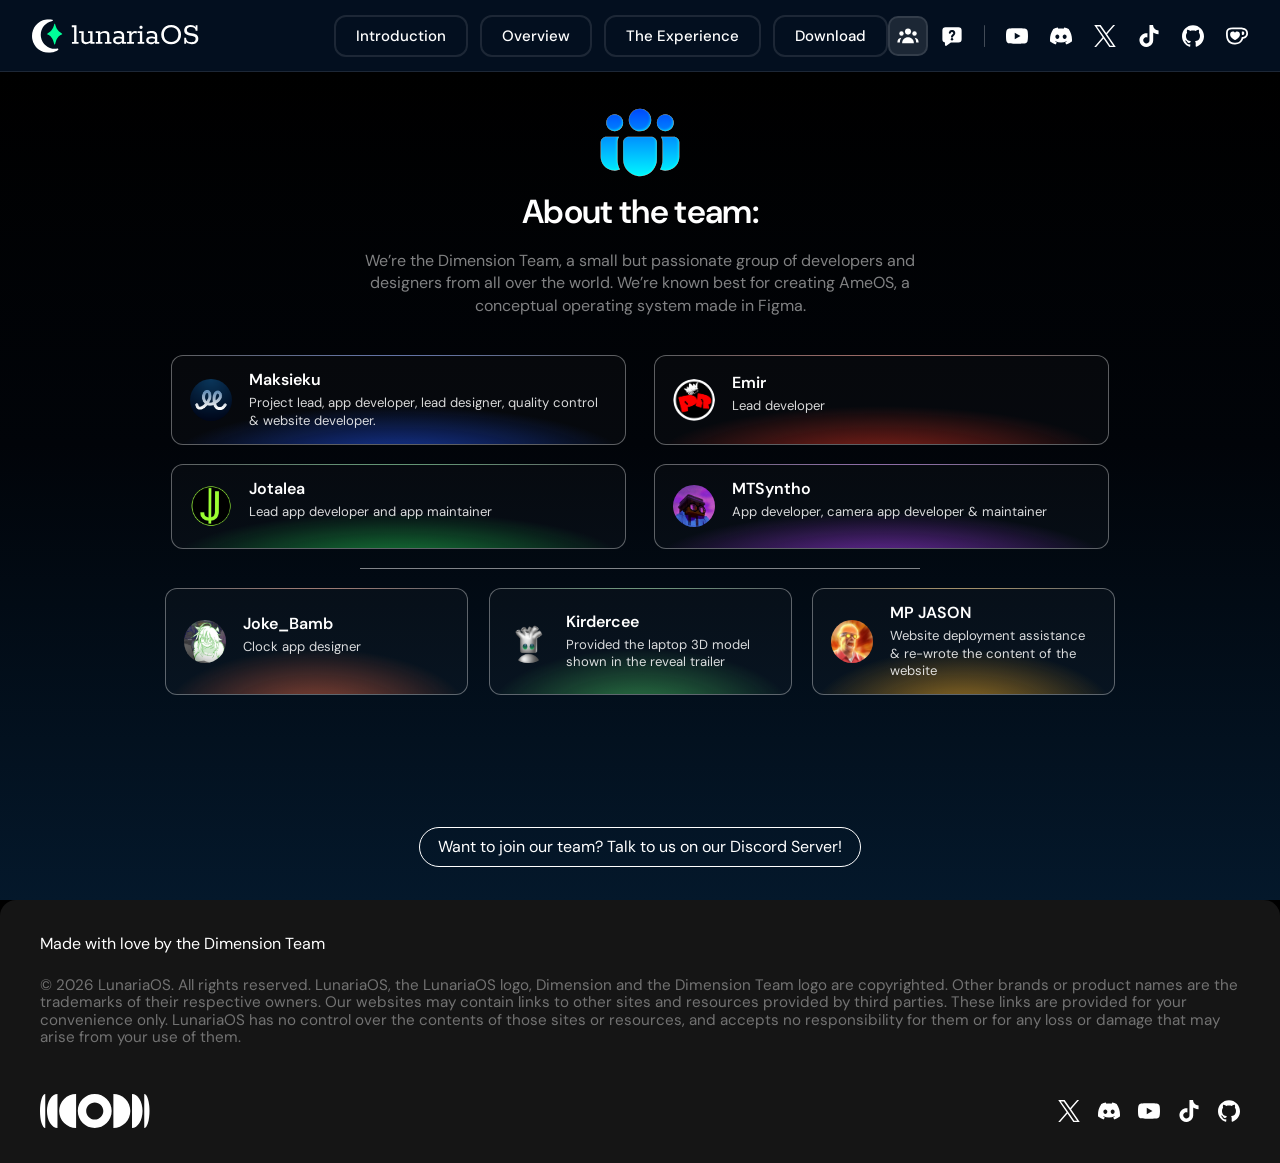
<file: team.html>
<!--
  Coded by: Maksieku
  Designed by: me
  Motion Videos: yet again, me (maksieku)
-->
<!DOCTYPE html>
<html lang="en">
<head>
  <meta charset="UTF-8">
  <meta name="viewport" content="width=device-width, initial-scale=1">
  <title>The Team · LunariaOS</title>
  <link rel="icon" type="image/svg+xml" href="logos/los_favicon.svg">
  <link rel="preconnect" href="https://fonts.googleapis.com">
  <link rel="preconnect" href="https://fonts.gstatic.com" crossorigin>
  <link rel="stylesheet" href="https://fonts.googleapis.com/css2?family=DM+Sans:wght@400;500;600;700&display=swap">
  <link rel="stylesheet" href="style.css">
  <script>
    try {
      if (localStorage.getItem('lunaria-theme') === 'dark') document.documentElement.classList.add('theme-dark');
      if (sessionStorage.getItem('lunaria-skip-intro')) {
        sessionStorage.removeItem('lunaria-skip-intro');
        document.documentElement.classList.add('no-intro');
      }
    } catch (error) {}
  </script>
</head>
<body class="page-team">
  <svg class="icon-sprite" aria-hidden="true" focusable="false">
    <symbol id="icon-team" viewBox="0 0 24 24"><circle cx="12" cy="7.2" r="3.3"/><path d="M5.6 20c0-3.9 2.8-6.6 6.4-6.6s6.4 2.7 6.4 6.6z"/><circle cx="4.9" cy="9.3" r="2.4"/><path d="M0.4 18.8c0-2.8 1.8-4.7 4.3-4.9a8.6 8.6 0 0 0-1.6 4.9v.4H.4z"/><circle cx="19.1" cy="9.3" r="2.4"/><path d="M23.6 18.8c0-2.8-1.8-4.7-4.3-4.9a8.6 8.6 0 0 1 1.6 4.9v.4h2.7z"/></symbol>
    <symbol id="icon-youtube" viewBox="0 0 24 24"><path d="M23.498 6.186a3.016 3.016 0 0 0-2.122-2.136C19.505 3.545 12 3.545 12 3.545s-7.505 0-9.377.505A3.017 3.017 0 0 0 .502 6.186C0 8.07 0 12 0 12s0 3.93.502 5.814a3.016 3.016 0 0 0 2.122 2.136c1.871.505 9.376.505 9.376.505s7.505 0 9.377-.505a3.015 3.015 0 0 0 2.122-2.136C24 15.93 24 12 24 12s0-3.93-.502-5.814zM9.545 15.568V8.432L15.818 12l-6.273 3.568z"/></symbol>
    <symbol id="icon-discord" viewBox="0 0 24 24"><path d="M20.317 4.3698a19.7913 19.7913 0 00-4.8851-1.5152.0741.0741 0 00-.0785.0371c-.211.3753-.4447.8648-.6083 1.2495-1.8447-.2762-3.68-.2762-5.4868 0-.1636-.3933-.4058-.8742-.6177-1.2495a.077.077 0 00-.0785-.037 19.7363 19.7363 0 00-4.8852 1.515.0699.0699 0 00-.0321.0277C.5334 9.0458-.319 13.5799.0992 18.0578a.0824.0824 0 00.0312.0561c2.0528 1.5076 4.0413 2.4228 5.9929 3.0294a.0777.0777 0 00.0842-.0276c.4616-.6304.8731-1.2952 1.226-1.9942a.076.076 0 00-.0416-.1057c-.6528-.2476-1.2743-.5495-1.8722-.8923a.077.077 0 01-.0076-.1277c.1258-.0943.2517-.1923.3718-.2914a.0743.0743 0 01.0776-.0105c3.9278 1.7933 8.18 1.7933 12.0614 0a.0739.0739 0 01.0785.0095c.1202.099.246.1981.3728.2924a.077.077 0 01-.0066.1276 12.2986 12.2986 0 01-1.873.8914.0766.0766 0 00-.0407.1067c.3604.698.7719 1.3628 1.225 1.9932a.076.076 0 00.0842.0286c1.961-.6067 3.9495-1.5219 6.0023-3.0294a.077.077 0 00.0313-.0552c.5004-5.177-.8382-9.6739-3.5485-13.6604a.061.061 0 00-.0312-.0286zM8.02 15.3312c-1.1825 0-2.1569-1.0857-2.1569-2.419 0-1.3332.9555-2.4189 2.157-2.4189 1.2108 0 2.1757 1.0952 2.1568 2.419 0 1.3332-.9555 2.4189-2.1569 2.4189zm7.9748 0c-1.1825 0-2.1569-1.0857-2.1569-2.419 0-1.3332.9554-2.4189 2.1569-2.4189 1.2108 0 2.1757 1.0952 2.1568 2.419 0 1.3332-.946 2.4189-2.1568 2.4189Z"/></symbol>
    <symbol id="icon-x" viewBox="0 0 24 24"><path d="M14.234 10.162 22.977 0h-2.072l-7.591 8.824L7.251 0H.258l9.168 13.343L.258 24H2.33l8.016-9.318L16.749 24h6.993zm-2.837 3.299-.929-1.329L3.076 1.56h3.182l5.965 8.532.929 1.329 7.754 11.09h-3.182z"/></symbol>
    <symbol id="icon-tiktok" viewBox="0 0 24 24"><path d="M12.525.02c1.31-.02 2.61-.01 3.91-.02.08 1.53.63 3.09 1.75 4.17 1.12 1.11 2.7 1.62 4.24 1.79v4.03c-1.44-.05-2.89-.35-4.2-.97-.57-.26-1.1-.59-1.62-.93-.01 2.92.01 5.84-.02 8.75-.08 1.4-.54 2.79-1.35 3.94-1.31 1.92-3.58 3.17-5.91 3.21-1.43.08-2.86-.31-4.08-1.03-2.02-1.19-3.44-3.37-3.65-5.71-.02-.5-.03-1-.01-1.49.18-1.9 1.12-3.72 2.58-4.96 1.66-1.44 3.98-2.13 6.15-1.72.02 1.48-.04 2.96-.04 4.44-.99-.32-2.15-.23-3.02.37-.63.41-1.11 1.04-1.36 1.75-.21.51-.15 1.07-.14 1.61.24 1.64 1.82 3.02 3.5 2.87 1.12-.01 2.19-.66 2.77-1.61.19-.33.4-.67.41-1.06.1-1.79.06-3.57.07-5.36.01-4.03-.01-8.05.02-12.07z"/></symbol>
    <symbol id="icon-kofi" viewBox="0 0 24 24"><path d="M11.351 2.715c-2.7 0-4.986.025-6.83.26C2.078 3.285 0 5.154 0 8.61c0 3.506.182 6.13 1.585 8.493 1.584 2.701 4.233 4.182 7.662 4.182h.83c4.209 0 6.494-2.234 7.637-4a9.5 9.5 0 0 0 1.091-2.338C21.792 14.688 24 12.22 24 9.208v-.415c0-3.247-2.13-5.507-5.792-5.87-1.558-.156-2.65-.208-6.857-.208m0 1.947c4.208 0 5.09.052 6.571.182 2.624.311 4.13 1.584 4.13 4v.39c0 2.156-1.792 3.844-3.87 3.844h-.935l-.156.649c-.208 1.013-.597 1.818-1.039 2.546-.909 1.428-2.545 3.064-5.922 3.064h-.805c-2.571 0-4.831-.883-6.078-3.195-1.09-2-1.298-4.155-1.298-7.506 0-2.181.857-3.402 3.012-3.714 1.533-.233 3.559-.26 6.39-.26m6.547 2.287c-.416 0-.65.234-.65.546v2.935c0 .311.234.545.65.545 1.324 0 2.051-.754 2.051-2s-.727-2.026-2.052-2.026m-10.39.182c-1.818 0-3.013 1.48-3.013 3.142 0 1.533.858 2.857 1.949 3.897.727.701 1.87 1.429 2.649 1.896a1.47 1.47 0 0 0 1.507 0c.78-.467 1.922-1.195 2.623-1.896 1.117-1.039 1.974-2.364 1.974-3.897 0-1.662-1.247-3.142-3.039-3.142-1.065 0-1.792.545-2.338 1.298-.493-.753-1.246-1.298-2.312-1.298"/></symbol>
    <symbol id="icon-telegram" viewBox="0 0 24 24"><path d="M21.6 3.4 2.6 10.8c-1.2.5-1.1 2.1.1 2.5l4.6 1.4 1.8 5.5c.3.9 1.4 1.1 2 .5l2.6-2.4 4.6 3.4c.8.6 1.9.1 2.1-.8l3.2-15.3c.3-1.3-.9-2.3-2-1.7zM9.7 14.4l8.4-6.6-6.4 7.6-.3 3.2z"/></symbol>
    <symbol id="icon-github" viewBox="0 0 24 24"><path d="M12 .297c-6.63 0-12 5.373-12 12 0 5.303 3.438 9.8 8.205 11.385.6.113.82-.258.82-.577 0-.285-.01-1.04-.015-2.04-3.338.724-4.042-1.61-4.042-1.61C4.422 18.07 3.633 17.7 3.633 17.7c-1.087-.744.084-.729.084-.729 1.205.084 1.838 1.236 1.838 1.236 1.07 1.835 2.809 1.305 3.495.998.108-.776.417-1.305.76-1.605-2.665-.3-5.466-1.332-5.466-5.93 0-1.31.465-2.38 1.235-3.22-.135-.303-.54-1.523.105-3.176 0 0 1.005-.322 3.3 1.23.96-.267 1.98-.399 3-.405 1.02.006 2.04.138 3 .405 2.28-1.552 3.285-1.23 3.285-1.23.645 1.653.24 2.873.12 3.176.765.84 1.23 1.91 1.23 3.22 0 4.61-2.805 5.625-5.475 5.92.42.36.81 1.096.81 2.22 0 1.606-.015 2.896-.015 3.286 0 .315.21.69.825.57C20.565 22.092 24 17.592 24 12.297c0-6.627-5.373-12-12-12"/></symbol>
    <symbol id="icon-instagram" viewBox="0 0 24 24"><g fill="none" stroke="currentColor" stroke-width="2" stroke-linecap="round" stroke-linejoin="round"><rect x="3.5" y="3.5" width="17" height="17" rx="5"/><circle cx="12" cy="12" r="4"/><circle fill="currentColor" stroke="none" cx="17.1" cy="6.9" r="1.1"/></g></symbol>
    <symbol id="icon-whatsapp" viewBox="0 0 24 24"><g fill="none" stroke="currentColor" stroke-width="2" stroke-linecap="round" stroke-linejoin="round"><path d="M12 3a9 9 0 0 0-7.7 13.6L3 21l4.5-1.2A9 9 0 1 0 12 3z"/><path fill="currentColor" stroke="none" d="M8.6 7.6c.3-.3.8-.3 1 0l1.1 1.6c.2.3.2.7-.1 1l-.6.6c.6 1.2 1.6 2.2 2.8 2.8l.6-.6c.3-.3.7-.3 1-.1l1.6 1.1c.3.2.3.7 0 1l-.8.9c-.5.5-1.3.6-2 .3a10 10 0 0 1-5.5-5.5c-.3-.7-.2-1.5.3-2z"/></g></symbol>
    <symbol id="icon-mail" viewBox="0 0 24 24"><g fill="none" stroke="currentColor" stroke-width="2" stroke-linecap="round" stroke-linejoin="round"><rect x="3" y="5" width="18" height="14" rx="2.5"/><path d="M4 7.5l8 5.5 8-5.5"/></g></symbol>
    <symbol id="icon-bluesky" viewBox="0 0 24 24"><path d="M12 10.8c-1.087-2.114-4.046-6.053-6.798-7.995C2.566.944 1.561 1.266.902 1.565.139 1.908 0 3.08 0 3.768c0 .69.378 5.65.624 6.479.815 2.736 3.713 3.66 6.383 3.364.136-.02.275-.039.415-.056-.138.022-.276.04-.415.056-3.912.58-7.387 2.005-2.83 7.078 5.013 5.19 6.87-1.113 7.823-4.308.953 3.195 2.05 9.271 7.733 4.308 4.267-4.308 1.172-6.498-2.74-7.078a8.741 8.741 0 0 1-.415-.056c.14.017.279.036.415.056 2.67.297 5.568-.628 6.383-3.364.246-.828.624-5.79.624-6.478 0-.69-.139-1.861-.902-2.206-.659-.298-1.664-.62-4.3 1.24C16.046 4.748 13.087 8.687 12 10.8Z"/></symbol>
    <symbol id="icon-website" viewBox="0 0 24 24"><g fill="none" stroke="currentColor" stroke-width="2" stroke-linecap="round" stroke-linejoin="round"><circle cx="12" cy="12" r="9"/><path d="M3 12h18M12 3c2.4 2.6 3.6 5.6 3.6 9s-1.2 6.4-3.6 9c-2.4-2.6-3.6-5.6-3.6-9S9.6 5.6 12 3z"/></g></symbol>
  </svg>

  <header class="topbar">
    <a class="logo" href="index.html">
      <img class="logo-img logo-general" src="logos/lunariaos_general_logo.svg" alt="LunariaOS">
      <img class="logo-img logo-white" src="logos/lunariaos_white_logo.svg" alt="">
    </a>

    <button class="menu-toggle" type="button" aria-label="Open menu" aria-expanded="false" aria-controls="topbar-menu">
      <span class="menu-toggle-bars" aria-hidden="true"><span></span><span></span><span></span></span>
    </button>

    <div class="topbar-menu" id="topbar-menu">
      <nav class="nav" aria-label="Main navigation">
        <button class="nav-btn" type="button" data-target="introduction">Introduction</button>
        <button class="nav-btn" type="button" data-target="overview">Overview</button>
        <button class="nav-btn" type="button" data-target="experience">The Experience</button>
        <button class="nav-btn" type="button" data-target="download">Download</button>
      </nav>

      <div class="socials">
        <a class="social-btn social-btn--page" href="team.html" aria-label="The team" aria-current="page">
          <svg viewBox="0 0 24 24" aria-hidden="true" focusable="false"><use href="#icon-team"/></svg>
        </a>
        <a class="social-btn social-btn--page" href="faq.html" aria-label="Frequently asked questions">
          <svg viewBox="0 0 24 24" aria-hidden="true" focusable="false"><mask id="faq-icon-mask"><path fill="#fff" d="M5 2.5h14A3.5 3.5 0 0 1 22.5 6v9.5a3.5 3.5 0 0 1-3.5 3.5h-8.2l-4.9 3.6c-.7.5-1.6 0-1.6-.8V19a3.5 3.5 0 0 1-2.8-3.5V6A3.5 3.5 0 0 1 5 2.5z"/><path d="M9.6 8.4a2.5 2.5 0 0 1 4.9.7c0 1.7-2.5 2.1-2.5 3.6" fill="none" stroke="#000" stroke-width="2.2" stroke-linecap="round" stroke-linejoin="round"/><circle cx="12" cy="15.5" r="1.3" fill="#000"/></mask><rect width="24" height="24" fill="currentColor" mask="url(#faq-icon-mask)"/></svg>
        </a>
        <span class="socials-divider" aria-hidden="true"></span>
        <a class="social-btn" href="https://www.youtube.com/@ameosbydimension" target="_blank" rel="noopener noreferrer" aria-label="YouTube">
          <svg viewBox="0 0 24 24" aria-hidden="true" focusable="false"><use href="#icon-youtube"/></svg>
        </a>
        <a class="social-btn" href="https://discord.gg/cDWmFGBmVC" target="_blank" rel="noopener noreferrer" aria-label="Discord">
          <svg viewBox="0 0 24 24" aria-hidden="true" focusable="false"><use href="#icon-discord"/></svg>
        </a>
        <a class="social-btn" href="https://x.com/LunariaOS" target="_blank" rel="noopener noreferrer" aria-label="X">
          <svg viewBox="0 0 24 24" aria-hidden="true" focusable="false"><use href="#icon-x"/></svg>
        </a>
        <a class="social-btn" href="https://www.tiktok.com/@lunariaos" target="_blank" rel="noopener noreferrer" aria-label="TikTok">
          <svg viewBox="0 0 24 24" aria-hidden="true" focusable="false"><use href="#icon-tiktok"/></svg>
        </a>
        <a class="social-btn" href="https://github.com/DimensionTeam" target="_blank" rel="noopener noreferrer" aria-label="GitHub">
          <svg viewBox="0 0 24 24" aria-hidden="true" focusable="false"><use href="#icon-github"/></svg>
        </a>
        <a class="social-btn social-btn--donate" href="https://ko-fi.com/lunariaos" target="_blank" rel="noopener noreferrer" aria-label="Donate on Ko-fi">
          <svg viewBox="0 0 24 24" aria-hidden="true" focusable="false"><use href="#icon-kofi"/></svg>
        </a>
      </div>
    </div>
  </header>

  <main>
    <section class="panel team" id="team" data-reveal>
      <div class="team-stars" aria-hidden="true"></div>

      <div class="team-head">
        <img class="page-icon reveal" src="icons/team.svg" alt="">
        <h1 class="team-title reveal">About the team:</h1>
        <p class="team-text reveal">We’re the Dimension Team, a small but passionate group of developers and designers from all over the world. We’re known best for creating AmeOS, a conceptual operating system made in Figma.</p>
      </div>

      <div class="team-groups">
        <ul class="team-row">
          <li class="team-card reveal" style="--glow: #1F55FF; --delay: 0.26s" tabindex="0">
            <img class="team-avatar" src="profilepictures/maksieku.png" alt="">
            <div class="team-info">
              <h2 class="team-name">Maksieku</h2>
              <div class="team-detail">
                <p class="team-role">Project lead, app developer, lead designer, quality control & website developer.</p>
                <div class="team-socials">
                  <a class="team-social" href="https://x.com/maksiekutech" target="_blank" rel="noopener noreferrer" aria-label="Maksieku on X"><svg viewBox="0 0 24 24" aria-hidden="true" focusable="false"><use href="#icon-x"/></svg></a>
                  <a class="team-social" href="https://www.tiktok.com/@maksieku.tech" target="_blank" rel="noopener noreferrer" aria-label="Maksieku on TikTok"><svg viewBox="0 0 24 24" aria-hidden="true" focusable="false"><use href="#icon-tiktok"/></svg></a>
                  <a class="team-social" href="https://www.youtube.com/@maksiekutechofficial" target="_blank" rel="noopener noreferrer" aria-label="Maksieku on YouTube"><svg viewBox="0 0 24 24" aria-hidden="true" focusable="false"><use href="#icon-youtube"/></svg></a>
                  <a class="team-social" href="https://t.me/maksieku" target="_blank" rel="noopener noreferrer" aria-label="Maksieku on Telegram"><svg viewBox="0 0 24 24" aria-hidden="true" focusable="false"><use href="#icon-telegram"/></svg></a>
                  <a class="team-social" href="https://github.com/maksieku-tech" target="_blank" rel="noopener noreferrer" aria-label="Maksieku on GitHub"><svg viewBox="0 0 24 24" aria-hidden="true" focusable="false"><use href="#icon-github"/></svg></a>
                </div>
              </div>
            </div>
          </li>
          <li class="team-card reveal" style="--glow: #E0301E; --delay: 0.32s" tabindex="0">
            <img class="team-avatar" src="profilepictures/emir.png" alt="">
            <div class="team-info">
              <h2 class="team-name">Emir</h2>
              <div class="team-detail">
                <p class="team-role">Lead developer</p>
                <div class="team-socials">
                  <a class="team-social" href="https://x.com/Emiros470180" target="_blank" rel="noopener noreferrer" aria-label="Emir on X"><svg viewBox="0 0 24 24" aria-hidden="true" focusable="false"><use href="#icon-x"/></svg></a>
                  <a class="team-social" href="https://www.instagram.com/emir_cjs" target="_blank" rel="noopener noreferrer" aria-label="Emir on Instagram"><svg viewBox="0 0 24 24" aria-hidden="true" focusable="false"><use href="#icon-instagram"/></svg></a>
                  <a class="team-social" href="https://www.tiktok.com/@emir_cjs" target="_blank" rel="noopener noreferrer" aria-label="Emir on TikTok"><svg viewBox="0 0 24 24" aria-hidden="true" focusable="false"><use href="#icon-tiktok"/></svg></a>
                  <a class="team-social" href="https://wa.me/5491176566204" target="_blank" rel="noopener noreferrer" aria-label="Emir on WhatsApp"><svg viewBox="0 0 24 24" aria-hidden="true" focusable="false"><use href="#icon-whatsapp"/></svg></a>
                  <a class="team-social" href="mailto:emirbathilycontacto@gmail.com" aria-label="Email Emir"><svg viewBox="0 0 24 24" aria-hidden="true" focusable="false"><use href="#icon-mail"/></svg></a>
                </div>
              </div>
            </div>
          </li>
        </ul>
        <ul class="team-row">
          <li class="team-card reveal" style="--glow: #1FC94F; --delay: 0.38s" tabindex="0">
            <img class="team-avatar" src="profilepictures/jotalea.png" alt="">
            <div class="team-info">
              <h2 class="team-name">Jotalea</h2>
              <div class="team-detail">
                <p class="team-role">Lead app developer and app maintainer</p>
                <div class="team-socials">
                  <a class="team-social" href="https://x.com/jotaleawastaken" target="_blank" rel="noopener noreferrer" aria-label="Jotalea on X"><svg viewBox="0 0 24 24" aria-hidden="true" focusable="false"><use href="#icon-x"/></svg></a>
                  <a class="team-social" href="https://bsky.app/profile/jotalea.bsky.social" target="_blank" rel="noopener noreferrer" aria-label="Jotalea on Bluesky"><svg viewBox="0 0 24 24" aria-hidden="true" focusable="false"><use href="#icon-bluesky"/></svg></a>
                  <a class="team-social" href="https://www.tiktok.com/@jotalea" target="_blank" rel="noopener noreferrer" aria-label="Jotalea on TikTok"><svg viewBox="0 0 24 24" aria-hidden="true" focusable="false"><use href="#icon-tiktok"/></svg></a>
                  <a class="team-social" href="https://discord.com/users/795013781607546931" target="_blank" rel="noopener noreferrer" aria-label="Jotalea on Discord"><svg viewBox="0 0 24 24" aria-hidden="true" focusable="false"><use href="#icon-discord"/></svg></a>
                  <a class="team-social" href="https://t.me/JotaleaGG" target="_blank" rel="noopener noreferrer" aria-label="Jotalea on Telegram"><svg viewBox="0 0 24 24" aria-hidden="true" focusable="false"><use href="#icon-telegram"/></svg></a>
                  <a class="team-social" href="https://github.com/Jotalea" target="_blank" rel="noopener noreferrer" aria-label="Jotalea on GitHub"><svg viewBox="0 0 24 24" aria-hidden="true" focusable="false"><use href="#icon-github"/></svg></a>
                  <a class="team-social" href="https://jotalea.com.ar/" target="_blank" rel="noopener noreferrer" aria-label="Jotalea's website"><svg viewBox="0 0 24 24" aria-hidden="true" focusable="false"><use href="#icon-website"/></svg></a>
                  <a class="team-social" href="mailto:main@jotalea.com.ar" aria-label="Email Jotalea"><svg viewBox="0 0 24 24" aria-hidden="true" focusable="false"><use href="#icon-mail"/></svg></a>
                </div>
              </div>
            </div>
          </li>
          <li class="team-card reveal" style="--glow: #B03CFF; --delay: 0.44s" tabindex="0">
            <img class="team-avatar" src="profilepictures/mtsyntho.jpg" alt="">
            <div class="team-info">
              <h2 class="team-name">MTSyntho</h2>
              <div class="team-detail">
                <p class="team-role">App developer, camera app developer & maintainer</p>
                <div class="team-socials">
                  <a class="team-social" href="https://twitter.com/mtsyntho" target="_blank" rel="noopener noreferrer" aria-label="MTSyntho on X"><svg viewBox="0 0 24 24" aria-hidden="true" focusable="false"><use href="#icon-x"/></svg></a>
                  <a class="team-social" href="https://bsky.app/profile/mtsyntho.bsky.social" target="_blank" rel="noopener noreferrer" aria-label="MTSyntho on Bluesky"><svg viewBox="0 0 24 24" aria-hidden="true" focusable="false"><use href="#icon-bluesky"/></svg></a>
                  <a class="team-social" href="https://www.tiktok.com/@mtsyntho" target="_blank" rel="noopener noreferrer" aria-label="MTSyntho on TikTok"><svg viewBox="0 0 24 24" aria-hidden="true" focusable="false"><use href="#icon-tiktok"/></svg></a>
                  <a class="team-social" href="https://youtube.com/@mtsynthodev" target="_blank" rel="noopener noreferrer" aria-label="MTSyntho on YouTube"><svg viewBox="0 0 24 24" aria-hidden="true" focusable="false"><use href="#icon-youtube"/></svg></a>
                  <a class="team-social" href="https://github.com/mtsyntho" target="_blank" rel="noopener noreferrer" aria-label="MTSyntho on GitHub"><svg viewBox="0 0 24 24" aria-hidden="true" focusable="false"><use href="#icon-github"/></svg></a>
                  <a class="team-social" href="https://mtsyntho.github.io/" target="_blank" rel="noopener noreferrer" aria-label="MTSyntho's website"><svg viewBox="0 0 24 24" aria-hidden="true" focusable="false"><use href="#icon-website"/></svg></a>
                </div>
              </div>
            </div>
          </li>
        </ul>
        <hr class="team-divider reveal">
        <ul class="team-row team-row--trio">
          <li class="team-card reveal" style="--glow: #E8653F; --delay: 0.50s" tabindex="0">
            <img class="team-avatar" src="profilepictures/jokebamb.png" alt="">
            <div class="team-info">
              <h2 class="team-name">Joke_Bamb</h2>
              <div class="team-detail">
                <p class="team-role">Clock app designer</p>
                <div class="team-socials">
                  <a class="team-social" href="https://x.com/Joke_Bamb" target="_blank" rel="noopener noreferrer" aria-label="Joke_Bamb on X"><svg viewBox="0 0 24 24" aria-hidden="true" focusable="false"><use href="#icon-x"/></svg></a>
                  <a class="team-social" href="https://github.com/Joke-Bamb" target="_blank" rel="noopener noreferrer" aria-label="Joke_Bamb on GitHub"><svg viewBox="0 0 24 24" aria-hidden="true" focusable="false"><use href="#icon-github"/></svg></a>
                </div>
              </div>
            </div>
          </li>
          <li class="team-card reveal" style="--glow: #46C25E; --delay: 0.56s" tabindex="0">
            <img class="team-avatar" src="profilepictures/kirdercee.png" alt="">
            <div class="team-info">
              <h2 class="team-name">Kirdercee</h2>
              <div class="team-detail">
                <p class="team-role">Provided the laptop 3D model shown in the reveal trailer</p>
                <div class="team-socials">
                  <a class="team-social" href="https://x.com/kirdercee" target="_blank" rel="noopener noreferrer" aria-label="Kirdercee on X"><svg viewBox="0 0 24 24" aria-hidden="true" focusable="false"><use href="#icon-x"/></svg></a>
                  <a class="team-social" href="https://kdc.framer.website/gallery" target="_blank" rel="noopener noreferrer" aria-label="Kirdercee's portfolio"><svg viewBox="0 0 24 24" aria-hidden="true" focusable="false"><use href="#icon-website"/></svg></a>
                </div>
              </div>
            </div>
          </li>
          <li class="team-card reveal" style="--glow: #FFB01F; --delay: 0.62s" tabindex="0">
            <img class="team-avatar" src="profilepictures/mpjason.jpg" alt="">
            <div class="team-info">
              <h2 class="team-name">MP JASON</h2>
              <div class="team-detail">
                <p class="team-role">Website deployment assistance & re-wrote the content of the website</p>
                <div class="team-socials">
                  <a class="team-social" href="https://x.com/mpjasonreal" target="_blank" rel="noopener noreferrer" aria-label="MP JASON on X"><svg viewBox="0 0 24 24" aria-hidden="true" focusable="false"><use href="#icon-x"/></svg></a>
                  <a class="team-social" href="https://www.instagram.com/mpjasonreal" target="_blank" rel="noopener noreferrer" aria-label="MP JASON on Instagram"><svg viewBox="0 0 24 24" aria-hidden="true" focusable="false"><use href="#icon-instagram"/></svg></a>
                  <a class="team-social" href="https://www.tiktok.com/@mpjasonreal" target="_blank" rel="noopener noreferrer" aria-label="MP JASON on TikTok"><svg viewBox="0 0 24 24" aria-hidden="true" focusable="false"><use href="#icon-tiktok"/></svg></a>
                  <a class="team-social" href="https://github.com/mpjasonreal" target="_blank" rel="noopener noreferrer" aria-label="MP JASON on GitHub"><svg viewBox="0 0 24 24" aria-hidden="true" focusable="false"><use href="#icon-github"/></svg></a>
                </div>
              </div>
            </div>
          </li>
        </ul>
      </div>

      <div class="team-join-wrap reveal">
        <a class="team-join" href="https://discord.gg/cDWmFGBmVC" target="_blank" rel="noopener noreferrer">
          <span class="btn-dots" aria-hidden="true"></span>
          <span class="btn-label">Want to join our team? Talk to us on our Discord Server!</span>
        </a>
      </div>
    </section>
  </main>

  <footer class="footer">
    <div class="footer-inner">
      <p class="footer-credit">Made with love by the Dimension Team</p>
      <p class="footer-legal">© 2026 LunariaOS. All rights reserved. LunariaOS, the LunariaOS logo, Dimension and the Dimension Team logo are copyrighted. Other brands or product names are the trademarks of their respective owners. Our websites may contain links to other sites and resources provided by third parties. These links are provided for your convenience only. LunariaOS has no control over the contents of those sites or resources, and accepts no responsibility for them or for any loss or damage that may arise from your use of them.</p>
      <div class="footer-bottom">
        <div class="footer-brand">
          <button class="footer-logo-btn" type="button" aria-label="Dimension Team">
            <img class="footer-logo" src="logos/dimension.svg" alt="">
          </button>
          <img class="footer-love" src="logos/madewithlove.svg" alt="" aria-hidden="true">
        </div>
        <div class="footer-socials">
          <a class="social-btn" href="https://x.com/LunariaOS" target="_blank" rel="noopener noreferrer" aria-label="X">
            <svg viewBox="0 0 24 24" aria-hidden="true" focusable="false"><use href="#icon-x"/></svg>
          </a>
          <a class="social-btn" href="https://discord.gg/cDWmFGBmVC" target="_blank" rel="noopener noreferrer" aria-label="Discord">
            <svg viewBox="0 0 24 24" aria-hidden="true" focusable="false"><use href="#icon-discord"/></svg>
          </a>
          <a class="social-btn" href="https://www.youtube.com/@ameosbydimension" target="_blank" rel="noopener noreferrer" aria-label="YouTube">
            <svg viewBox="0 0 24 24" aria-hidden="true" focusable="false"><use href="#icon-youtube"/></svg>
          </a>
          <a class="social-btn" href="https://www.tiktok.com/@lunariaos" target="_blank" rel="noopener noreferrer" aria-label="TikTok">
            <svg viewBox="0 0 24 24" aria-hidden="true" focusable="false"><use href="#icon-tiktok"/></svg>
          </a>
          <a class="social-btn" href="https://github.com/DimensionTeam" target="_blank" rel="noopener noreferrer" aria-label="GitHub">
            <svg viewBox="0 0 24 24" aria-hidden="true" focusable="false"><use href="#icon-github"/></svg>
          </a>
        </div>
      </div>
    </div>
  </footer>

  <!-- hehe copied this from the homepage because i'm too lazy to rewrite this AGAIN -->
  <div class="donate-modal" id="donate-modal" aria-hidden="true">
    <div class="donate-dialog" role="dialog" aria-modal="true" aria-labelledby="donate-title" aria-describedby="donate-text">
      <img class="donate-icon" src="logos/moedonate.svg" alt="">
      <h2 class="donate-title" id="donate-title">Want to donate to us?</h2>
      <p class="donate-text" id="donate-text">Your support helps support us and LunariaOS's development. All contributions will go straight to the team.</p>
      <a class="donate-confirm" href="https://ko-fi.com/lunariaos" target="_blank" rel="noopener noreferrer">Go to Ko-Fi</a>
      <button class="donate-dismiss" type="button">Maybe next time...</button>
    </div>
  </div>

  <script src="script.js"></script>
</body>
</html>
</file>
<file: style.css>
/*
  Coded by: Maksieku
  Designed by: me
*/

/* what are you exactly looking for? */
:root {
  --topbar-bg: #030F1F;
  --topbar-border-color: rgba(255, 255, 255, 0.1);
  --nav-border-color: rgba(255, 255, 255, 0.1);
  --nav-active-fill: rgba(255, 255, 255, 0.1);
  --topbar-min-height: 72px;
  --topbar-h: 72px;
  --logo-height: 36px;
  --ink: #040C2B;
  --font-main: "DM Sans", system-ui, -apple-system, "Segoe UI", Roboto, sans-serif;
}

@property --disc-top {
  syntax: '<color>';
  inherits: false;
  initial-value: #006FFF;
}

@property --disc-bottom {
  syntax: '<color>';
  inherits: false;
  initial-value: #002E6B;
}

@property --donate-top {
  syntax: '<color>';
  inherits: false;
  initial-value: #21AAFF;
}

@property --donate-bottom {
  syntax: '<color>';
  inherits: false;
  initial-value: #006FFF;
}

*,
*::before,
*::after {
  box-sizing: border-box;
}

html {
  scroll-padding-top: var(--topbar-h);
}

body {
  margin: 0;
  padding-top: var(--topbar-h);
  font-family: var(--font-main);
  background: #ffffff;
  transition: background-color 0.6s ease;
}

.topbar {
  position: fixed;
  top: 0;
  left: 0;
  right: 0;
  z-index: 100;
  display: grid;
  grid-template-columns: 1fr auto 1fr;
  align-items: center;
  min-height: var(--topbar-min-height);
  padding: 0 clamp(16px, 2.5vw, 32px);
  background: var(--topbar-bg);
  border-bottom: 1.5px solid var(--topbar-border-color);
  animation: topbar-in 0.8s cubic-bezier(0.22, 1, 0.36, 1);
}

@keyframes topbar-in {
  from {
    transform: translateY(-100%);
  }
  to {
    transform: translateY(0);
  }
}

.no-intro .topbar {
  animation: none;
}

.logo {
  position: relative;
  display: block;
  justify-self: start;
  height: var(--logo-height);
}

.logo-img {
  display: block;
  height: 100%;
  width: auto;
  transition: opacity 1s ease;
}

.logo-white {
  position: absolute;
  top: 0;
  left: 0;
  opacity: 0;
}

.logo.is-swapped .logo-general,
.logo:focus-visible .logo-general {
  opacity: 0;
}

.logo.is-swapped .logo-white,
.logo:focus-visible .logo-white {
  opacity: 1;
}

@media (hover: hover) {
  .logo:hover .logo-general {
    opacity: 0;
  }

  .logo:hover .logo-white {
    opacity: 1;
  }
}

.nav {
  display: flex;
  gap: 12px;
  justify-self: center;
}

.nav-btn {
  padding: 10px 20px;
  font: 500 15px/1.2 var(--font-main);
  color: #ffffff;
  background: transparent;
  border: 2px solid var(--nav-border-color);
  border-radius: 12px;
  cursor: pointer;
  transition: background-color 0.2s ease;
}

.nav-btn[aria-current="true"] {
  background: var(--nav-active-fill);
}

.topbar-menu {
  display: contents;
}

.menu-toggle {
  display: none;
}

.socials {
  display: flex;
  justify-self: end;
  gap: 4px;
  margin-right: -9px;
}

.socials-divider {
  align-self: center;
  width: 1.5px;
  height: 22px;
  margin: 0 8px;
  border-radius: 1px;
  background: rgba(255, 255, 255, 0.25);
}

.social-btn {
  display: grid;
  place-items: center;
  width: 40px;
  height: 40px;
  color: #ffffff;
  border-radius: 10px;
  transition: transform 0.25s ease;
}

.social-btn svg {
  width: 22px;
  height: 22px;
  fill: currentColor;
}

.social-btn--page {
  border: 2px solid transparent;
  transition: transform 0.25s ease, background-color 0.2s ease, border-color 0.2s ease;
}

.social-btn--page[aria-current="page"] {
  background: var(--nav-active-fill);
  border-color: var(--nav-border-color);
}

.social-btn:hover,
.social-btn:focus-visible {
  transform: translateY(-3px);
}

.logo:focus-visible,
.nav-btn:focus-visible,
.social-btn:focus-visible {
  outline: 2px solid rgba(255, 255, 255, 0.7);
  outline-offset: 2px;
}

.panel {
  min-height: calc(100vh - var(--topbar-h));
  min-height: calc(100svh - var(--topbar-h));
}

.hero {
  --u: min(1vw, calc((100vh - var(--topbar-h)) / 58.1));
  --hero-pad-y: clamp(16px, calc(var(--u) * 1.8), 40px);
  --media-size: min(calc(100vh - var(--topbar-h) - 2 * var(--hero-pad-y)), 53vw);
  position: relative;
  display: grid;
  grid-template-columns: minmax(0, max-content) auto;
  justify-content: center;
  align-items: center;
  column-gap: clamp(16px, calc(var(--u) * 6), 110px);
  padding: var(--hero-pad-y) 3.3vw var(--hero-pad-y) 4.3vw;
  background: #ffffff;
  color: var(--ink);
  transition: background-color 0.6s ease, color 0.6s ease;
}

.hero-text {
  padding-top: calc(var(--u) * 0.7);
}

.hero-title {
  margin: 0;
  font-size: clamp(2.75rem, calc(var(--u) * 5.24), 8rem);
  font-weight: 700;
  line-height: 1;
}

.hero-subtitle {
  margin: clamp(8px, calc(var(--u) * 1.2), 24px) 0 0;
  font-size: clamp(1.05rem, calc(var(--u) * 1.72), 2rem);
  font-weight: 400;
  line-height: 1.4;
}

.hero-actions {
  --btn-h: clamp(40px, calc(var(--u) * 3.55), 64px);
  display: flex;
  flex-wrap: wrap;
  align-items: center;
  gap: clamp(8px, calc(var(--u) * 0.95), 16px);
  margin-top: clamp(32px, calc(var(--u) * 7.15), 120px);
}

.btn {
  position: relative;
  display: inline-flex;
  align-items: center;
  justify-content: center;
  gap: calc(var(--btn-h) * 0.18);
  height: var(--btn-h);
  padding: 0 calc(var(--btn-h) * 0.32);
  border-radius: 999px;
  font-size: calc(var(--btn-h) * 0.322);
  font-weight: 500;
  line-height: 1;
  white-space: nowrap;
  text-decoration: none;
}

.hero-actions .btn,
.download-actions .btn {
  transform: translate(var(--pull-x, 0px), var(--pull-y, 0px));
  transition: transform 0.6s cubic-bezier(0.22, 1, 0.36, 1), color 0.2s ease, background-color 0.2s ease, border-color 0.2s ease;
}

.download-actions .btn-discord {
  transition: transform 0.6s cubic-bezier(0.22, 1, 0.36, 1), --disc-top 0.3s ease, --disc-bottom 0.3s ease;
}

.hero-actions .btn.is-pulled,
.hero-actions .btn.is-pushed,
.download-actions .btn.is-pulled,
.download-actions .btn.is-pushed {
  transition-duration: 0.18s, 0.2s, 0.2s, 0.2s;
  transition-timing-function: ease-out, ease, ease, ease;
}

.download-actions .btn-discord.is-pulled,
.download-actions .btn-discord.is-pushed {
  transition-duration: 0.18s, 0.3s, 0.3s;
}

.btn:focus-visible {
  outline: 2px solid var(--ink);
  outline-offset: 3px;
}

.btn-label,
.btn-icon {
  position: relative;
}

.btn-explore {
  padding-inline: calc(var(--btn-h) * 0.42);
  overflow: hidden;
  isolation: isolate;
  color: #ffffff;
  --explore-shade: rgba(0, 0, 0, 0.15);
  background:
    linear-gradient(var(--explore-shade), var(--explore-shade)),
    linear-gradient(180deg, #00A0F0 0%, #003CFF 100%);
  text-shadow: 0 0 0.96px rgba(74, 0, 117, 0.51);
}

.btn-dots {
  position: absolute;
  inset: 0;
  opacity: 0;
  pointer-events: none;
  transition: opacity 0.12s ease-out;
}

.btn-explore:hover .btn-dots,
.btn-explore:focus-visible .btn-dots {
  opacity: 1;
  transition-duration: 0.4s;
}

.dot {
  position: absolute;
  top: calc(100% + 2px);
  left: var(--x);
  width: var(--size);
  height: var(--size);
  border-radius: 50%;
  background: rgba(255, 255, 255, 0.45);
  box-shadow: 0 0 3px rgba(255, 255, 255, 0.3);
  animation: dot-rise var(--duration) linear var(--delay) infinite paused;
}

.btn-explore:hover .dot,
.btn-explore:focus-visible .dot {
  animation-play-state: running;
}

@keyframes dot-rise {
  from {
    transform: translateY(0);
  }
  to {
    transform: translateY(calc(-1 * (var(--btn-h) + 6px)));
  }
}

.btn-donate {
  color: var(--ink);
  border: 1.5px solid var(--ink);
  transition: color 0.2s ease, background-color 0.2s ease, border-color 0.2s ease;
}

.btn-donate:hover,
.btn-donate:focus-visible {
  color: #ffffff;
  background-color: var(--ink);
  border-color: #ffffff;
}

.btn-icon {
  width: calc(var(--btn-h) * 0.466);
  height: auto;
  fill: currentColor;
}

.hero-media {
  position: relative;
  width: var(--media-size);
  height: var(--media-size);
}

.hero-media > video {
  display: block;
  width: 100%;
  height: 100%;
  object-fit: contain;
}

.hero-media > video {
  position: absolute;
  inset: 0;
}

.scroll-hint {
  --hu: clamp(8.7px, var(--u), 15px);
  position: absolute;
  left: 0;
  right: 0;
  bottom: calc(var(--hero-pad-y) + var(--u) * 0.4);
  display: flex;
  align-items: center;
  justify-content: center;
  gap: calc(var(--hu) * 0.63);
  font-size: calc(var(--hu) * 1.38);
  font-weight: 500;
  line-height: 1;
  color: #000000;
  opacity: 0.5;
  pointer-events: none;
  animation: hint-jump 5s infinite;
}

.scroll-text--mobile {
  display: none;
}

.scroll-arrow {
  display: block;
  width: calc(var(--hu) * 2.094);
  height: calc(var(--hu) * 2.094);
  overflow: hidden;
  -webkit-mask-image: linear-gradient(to bottom, transparent 0%, #000 28%, #000 72%, transparent 100%);
  mask-image: linear-gradient(to bottom, transparent 0%, #000 28%, #000 72%, transparent 100%);
}

.scroll-arrow svg {
  display: block;
  width: 100%;
  height: 200%;
  fill: none;
  stroke: currentColor;
  stroke-width: 2.4;
  stroke-linecap: round;
  stroke-linejoin: round;
  animation: arrow-flow 1.8s cubic-bezier(0.5, 0, 0.2, 1) infinite;
}

@keyframes arrow-flow {
  from {
    transform: translateY(-50%);
  }
  70%,
  to {
    transform: translateY(0);
  }
}

@keyframes hint-jump {
  0% {
    transform: translateY(0);
    animation-timing-function: ease-out;
  }
  2.8% {
    transform: translateY(max(6px, calc(var(--u) * 0.7)));
    animation-timing-function: ease-in-out;
  }
  20% {
    transform: translateY(0);
    animation-timing-function: ease-out;
  }
  22.8% {
    transform: translateY(max(6px, calc(var(--u) * 0.7)));
    animation-timing-function: ease-in-out;
  }
  40%,
  100% {
    transform: translateY(0);
  }
}

.showcase {
  --u: min(1vw, calc((100vh - var(--topbar-h)) / 56.1));
  --text-width: 50.5;
  --media-aspect: 612 / 350;
  --media-width: 53.7;
  --gap-media: 3.1;
  --gap-note: 3.2;
  --title-tracking: -0.066em;
  display: flex;
  flex-direction: column;
  align-items: center;
  justify-content: center;
  padding: calc(var(--u) * 2.5) 4vw;
  background: linear-gradient(180deg, #151410 0%, #000000 55%);
  color: #ffffff;
  text-align: center;
}

.showcase--fluidity {
  --text-width: 52.2;
  --media-aspect: 617 / 387;
  --media-width: 54;
  --gap-media: 2.2;
  --gap-note: 2.45;
  --title-tracking: -0.052em;
  background: linear-gradient(180deg, #001211 0%, #000000 55%);
}

.showcase-head {
  display: contents;
}

.showcase-title {
  --delay: 0s;
  margin: 0;
  font-size: calc(var(--u) * 3.16);
  font-weight: 700;
  line-height: 1.2;
  letter-spacing: var(--title-tracking);
}

.showcase-subtitle {
  --delay: 0.12s;
  max-width: calc(var(--u) * var(--text-width));
  margin: calc(var(--u) * 1.15) 0 0;
  font-size: calc(var(--u) * 1.385);
  line-height: 1.39;
  color: rgba(255, 255, 255, 0.5);
}

.showcase-media {
  --delay: 0.26s;
  --from: translateY(max(32px, calc(var(--u) * 5))) scale(0.93);
  position: relative;
  width: calc(var(--u) * var(--media-width));
  aspect-ratio: var(--media-aspect);
  margin-top: calc(var(--u) * var(--gap-media));
  border-radius: calc(var(--u) * 1.76 - 2px);
  overflow: hidden;
  isolation: isolate;
}

.video-placeholder {
  position: absolute;
  inset: 0;
  display: grid;
  place-items: center;
  background: linear-gradient(135deg, #e8f3ff 0%, #bcdcff 100%);
  color: rgba(4, 12, 43, 0.5);
  font-size: calc(var(--u) * 1.4);
  font-weight: 500;
}

.showcase-video {
  position: absolute;
  inset: 0;
  width: 100%;
  height: 100%;
  border-radius: inherit;
  object-fit: cover;
}

.showcase-note {
  --delay: 0.7s;
  --final-opacity: 0.5;
  margin: calc(var(--u) * var(--gap-note)) 0 0;
  font-size: calc(var(--u) * 1.37);
  opacity: var(--final-opacity);
}

.reveal {
  --from: translateY(max(18px, calc(var(--u) * 2.6)));
}

.js .reveal {
  opacity: 0;
  transform: var(--from);
}

.js .is-visible .reveal {
  opacity: var(--final-opacity, 1);
  transform: none;
  transition: opacity 0.9s ease, transform 1.1s cubic-bezier(0.22, 1, 0.36, 1);
  transition-delay: var(--delay, 0s);
}

.showcase--experience {
  --u: min(1vw, calc((100vh - var(--topbar-h)) / 58.3));
  --text-width: 60;
  --title-tracking: -0.054em;
  padding-top: calc(var(--u) * 3.6);
  padding-bottom: calc(var(--u) * 1.4);
  background: linear-gradient(180deg, #001C12 0%, #000000 100%);
}

.carousel {
  display: flex;
  flex-direction: column;
  align-items: center;
}

.carousel-stage {
  --delay: 0.26s;
  --from: translateY(max(32px, calc(var(--u) * 5))) scale(0.93);
  position: relative;
  width: calc(var(--u) * 49.8);
  aspect-ratio: 570 / 348;
  margin-top: calc(var(--u) * 3.35);
  border-radius: calc(var(--u) * 0.9);
  background: #ffffff;
  overflow: hidden;
  isolation: isolate;
}

.carousel-slide {
  position: absolute;
  inset: 0;
  visibility: hidden;
  pointer-events: none;
}

.carousel-slide.is-active,
.carousel-slide.is-leaving {
  visibility: visible;
}

.slide-video {
  position: absolute;
  inset: 0;
  width: 100%;
  height: 100%;
  object-fit: cover;
}

.carousel-captions {
  --delay: 0.5s;
  display: grid;
  justify-items: center;
  margin-top: calc(var(--u) * 3.4);
  text-align: center;
}

.carousel-caption {
  grid-area: 1 / 1;
  visibility: hidden;
}

.carousel-caption.is-active,
.carousel-caption.is-leaving {
  visibility: visible;
}

.caption-title {
  margin: 0;
  font-size: calc(var(--u) * 1.75);
  font-weight: 600;
  line-height: 1.25;
}

.caption-text {
  margin: calc(var(--u) * 0.8) 0 0;
  font-size: calc(var(--u) * 1.145);
  line-height: 1.4;
  color: rgba(255, 255, 255, 0.5);
}

.carousel-nav {
  --delay: 0.65s;
  --nu: clamp(8px, var(--u), 16px);
  display: flex;
  align-items: center;
  gap: calc(var(--nu) * 0.15);
  margin-top: calc(var(--u) * 1.7);
}

.carousel-arrow {
  display: grid;
  place-items: center;
  width: calc(var(--nu) * 2);
  height: calc(var(--nu) * 2.2);
  padding: 0;
  border: 0;
  background: none;
  color: rgba(255, 255, 255, 0.7);
  cursor: pointer;
  transition: color 0.2s ease;
}

.carousel-arrow:hover,
.carousel-arrow:focus-visible {
  color: #ffffff;
}

.carousel-arrow svg {
  width: calc(var(--nu) * 1.3);
  height: calc(var(--nu) * 1.3);
  fill: none;
  stroke: currentColor;
  stroke-width: 2.8;
  stroke-linecap: round;
  stroke-linejoin: round;
}

.carousel-prev.is-nudging svg {
  animation: nudge-left 0.4s ease-out;
}

.carousel-next.is-nudging svg {
  animation: nudge-right 0.4s ease-out;
}

@keyframes nudge-left {
  0%,
  100% {
    transform: translateX(0);
  }
  40% {
    transform: translateX(calc(var(--nu) * -0.75));
  }
}

@keyframes nudge-right {
  0%,
  100% {
    transform: translateX(0);
  }
  40% {
    transform: translateX(calc(var(--nu) * 0.75));
  }
}

.carousel-pills {
  display: flex;
  gap: calc(var(--nu) * 0.72);
}

.carousel-pill {
  display: grid;
  align-items: center;
  width: calc(var(--nu) * 6.85);
  height: calc(var(--nu) * 2.2);
  padding: 0;
  border: 0;
  background: none;
  cursor: pointer;
}

.pill-track {
  position: relative;
  display: block;
  width: 100%;
  height: calc(var(--nu) * 0.4);
  border-radius: 999px;
  background: rgba(255, 255, 255, 0.5);
  overflow: hidden;
  transition: background-color 0.2s ease;
}

.carousel-pill:hover .pill-track,
.carousel-pill:focus-visible .pill-track {
  background: rgba(255, 255, 255, 0.68);
}

.pill-fill {
  position: absolute;
  inset: 0;
  border-radius: inherit;
  background: #ffffff;
  transform: translateX(-101%);
}

.carousel-pill.is-active .pill-fill {
  animation: pill-fill 4s linear forwards;
}

.carousel-pill:first-child.is-active .pill-fill {
  animation-duration: 7.9s;
}

.carousel-pill:nth-child(2).is-active .pill-fill {
  animation-duration: 6.9s;
}

.carousel-pill:nth-child(4).is-active .pill-fill {
  animation-duration: 5.34s;
}

.carousel-pill.is-exiting .pill-fill {
  animation: pill-exit 0.55s cubic-bezier(0.6, 0, 0.9, 0.5) forwards;
}

.carousel-pill.is-leaving .pill-fill {
  transform: translateX(0);
  opacity: 0;
  transition: opacity 0.3s ease;
}

@keyframes pill-fill {
  from {
    transform: translateX(-101%);
  }
  to {
    transform: translateX(0);
  }
}

@keyframes pill-exit {
  from {
    transform: translateX(0);
  }
  to {
    transform: translateX(101%);
  }
}

.showcase--features {
  --u: min(1vw, calc((100vh - var(--topbar-h)) / 58.2));
  --title-tracking: -0.04em;
  padding-top: calc(var(--u) * 2);
  padding-bottom: calc(var(--u) * 2.2);
  background: linear-gradient(180deg, #021C2C 0%, #000000 100%);
}

.showcase--features .showcase-title {
  font-size: calc(var(--u) * 3.1);
}

.showcase--features .showcase-subtitle {
  font-size: calc(var(--u) * 1.4);
}

.feature-grid {
  display: grid;
  grid-template-columns: repeat(2, calc(var(--u) * 24.55));
  column-gap: calc(var(--u) * 5.43);
  row-gap: calc(var(--u) * 1.4);
  margin-top: calc(var(--u) * 3.2);
  text-align: left;
}

.feature-card {
  --delay: 0.26s;
}

.feature-card:nth-child(2) {
  --delay: 0.36s;
}

.feature-card:nth-child(3) {
  --delay: 0.46s;
}

.feature-card:nth-child(4) {
  --delay: 0.56s;
}

.feature-media {
  position: relative;
  aspect-ratio: 285 / 156;
  border-radius: calc(var(--u) * 1.03);
  overflow: hidden;
  isolation: isolate;
  background: #0b1d2e;
}

.feature-media:focus-visible {
  outline: 2px solid #ffffff;
  outline-offset: 3px;
}

.feature-media .video-placeholder {
  font-size: calc(var(--u) * 1.1);
}

.feature-video {
  position: absolute;
  inset: 0;
  width: 100%;
  height: 100%;
  object-fit: cover;
}

.feature-hint {
  position: absolute;
  top: 50%;
  left: 50%;
  display: flex;
  align-items: center;
  gap: 0.55em;
  padding: 0.6em 1.05em;
  border-radius: 999px;
  background: rgba(0, 0, 0, 0.5);
  -webkit-backdrop-filter: blur(6px);
  backdrop-filter: blur(6px);
  color: #ffffff;
  font-size: calc(var(--u) * 1.1);
  font-weight: 500;
  line-height: 1;
  white-space: nowrap;
  transform: translate(-50%, -50%);
  pointer-events: none;
  transition: opacity 0.2s ease, transform 0.2s ease;
}

.feature-hint svg {
  width: 1.15em;
  height: 1.15em;
  fill: currentColor;
}

.hint-tap {
  display: none;
}

.feature-media.is-playing .feature-hint {
  opacity: 0;
  transform: translate(-50%, -50%) scale(0.92);
}

.feature-title {
  margin: calc(var(--u) * 1.07) 0 0;
  font-size: calc(var(--u) * 1.38);
  font-weight: 600;
  line-height: 1.25;
  letter-spacing: -0.01em;
}

.info-tip {
  position: relative;
  display: inline-block;
  margin-left: 4px;
  vertical-align: 0.1em;
}

.info-tip-btn {
  display: grid;
  place-items: center;
  width: 1.15em;
  height: 1.15em;
  padding: 0;
  border: 1.5px solid rgba(255, 255, 255, 0.55);
  border-radius: 50%;
  background: transparent;
  color: rgba(255, 255, 255, 0.8);
  font: 600 0.7em/1 var(--font-main);
  cursor: help;
  transition: background-color 0.2s ease, border-color 0.2s ease, color 0.2s ease;
}

.info-tip-btn:hover,
.info-tip-btn:focus-visible {
  border-color: #ffffff;
  background: rgba(255, 255, 255, 0.15);
  color: #ffffff;
}

.info-tip-btn:focus-visible {
  outline: 2px solid #ffffff;
  outline-offset: 2px;
}

.info-tip-bubble {
  position: absolute;
  right: -12px;
  bottom: calc(100% + 10px);
  z-index: 5;
  width: max-content;
  max-width: min(250px, 70vw);
  padding: 9px 12px;
  border: 1px solid rgba(255, 255, 255, 0.14);
  border-radius: 10px;
  background: rgba(24, 26, 30, 0.96);
  box-shadow: 0 10px 28px rgba(0, 0, 0, 0.45);
  color: rgba(255, 255, 255, 0.85);
  font-size: 0.8rem;
  font-weight: 400;
  line-height: 1.4;
  letter-spacing: normal;
  text-align: left;
  white-space: normal;
  opacity: 0;
  visibility: hidden;
  transform: translateY(4px);
  pointer-events: none;
  transition: opacity 0.2s ease, transform 0.25s cubic-bezier(0.22, 1, 0.36, 1), visibility 0s 0.25s;
}

.info-tip-bubble::after {
  content: "";
  position: absolute;
  top: 100%;
  right: 16px;
  border: 6px solid transparent;
  border-top-color: rgba(24, 26, 30, 0.96);
}

.info-tip:hover .info-tip-bubble,
.info-tip:focus-within .info-tip-bubble {
  opacity: 1;
  visibility: visible;
  transform: none;
  transition-delay: 0s;
}

.nowrap {
  white-space: nowrap;
}

.feature-text {
  width: calc(var(--u) * 25);
  margin: calc(var(--u) * 0.55) 0 0;
  font-size: calc(var(--u) * 1.16);
  line-height: 1.4;
  letter-spacing: -0.02em;
  color: rgba(255, 255, 255, 0.5);
}

.download {
  --u: min(1vw, calc((100vh - var(--topbar-h)) / 55.4));
  --eu: calc((100vh - var(--topbar-h)) / 55.4);
  position: relative;
  display: flex;
  flex-direction: column;
  align-items: center;
  justify-content: space-between;
  padding: calc(var(--u) * 7) 4vw calc(var(--u) * 3.8);
  overflow: hidden;
  background: linear-gradient(90deg, #000000 0%, #000C17 25%, #000F1B 50%, #000F1B 75%, #000000 100%);
  color: #ffffff;
  text-align: center;
}

.star-burst {
  position: absolute;
  inset: 0;
  overflow: hidden;
  pointer-events: none;
}

.burst-star,
.burst-glitter,
.burst-ring,
.burst-flash {
  position: absolute;
  pointer-events: none;
  will-change: transform, opacity;
}

.burst-star {
  filter: drop-shadow(0 0 3px var(--star-color)) drop-shadow(0 0 8px var(--star-color));
}

.burst-star::before {
  content: "";
  position: absolute;
  inset: 0;
  background: radial-gradient(circle, #ffffff 0 22%, var(--star-color) 60%);
  clip-path: polygon(50% 0%, 59% 41%, 100% 50%, 59% 59%, 50% 100%, 41% 59%, 0% 50%, 41% 41%);
}

.burst-glitter {
  border-radius: 50%;
  background: #ffffff;
  box-shadow: 0 0 4px 1px var(--star-color), 0 0 10px 2px var(--star-color);
}

.burst-ring {
  width: 150px;
  height: 150px;
  border: 1.5px solid rgba(190, 220, 255, 0.85);
  border-radius: 50%;
  box-shadow: 0 0 18px rgba(120, 180, 255, 0.45), inset 0 0 18px rgba(120, 180, 255, 0.35);
}

.burst-flash {
  width: 90px;
  height: 90px;
  border-radius: 50%;
  background: radial-gradient(circle, rgba(255, 255, 255, 0.95) 0%, rgba(170, 210, 255, 0.55) 30%, rgba(90, 140, 255, 0) 70%);
}

.eclipses {
  position: absolute;
  inset: 0;
  pointer-events: none;
}

.eclipse {
  --travel: 0px;
  --dur: 1.1s;
  --ease: cubic-bezier(0.16, 1, 0.3, 1);
  --wait: 0s;
  position: absolute;
  top: calc(var(--eu) * var(--top));
  left: 50%;
  display: block;
  width: calc(var(--eu) * var(--span));
  max-width: none;
  height: auto;
  translate: calc(-50% + var(--nudge-x, 0px)) var(--nudge-y, 0px);
  will-change: transform;
  animation: eclipse-breathe var(--breath, 7s) ease-in-out var(--breath-delay, 0s) infinite;
}

@keyframes eclipse-breathe {
  0%,
  100% {
    scale: 1;
    opacity: 1;
  }
  50% {
    scale: 1.03;
    opacity: 0.72;
  }
}

.eclipse-3 {
  --top: 5.6;
  --span: 157.6;
  --travel: calc(var(--eu) * 54);
}

.eclipse-2 {
  --breath: 6.5s;
  --breath-delay: -2.2s;
  --top: 18.4;
  --span: 124.8;
  --travel: calc(var(--eu) * 40);
  --wait: 0.35s;
}

.eclipse-1 {
  --breath: 6s;
  --breath-delay: -4.1s;
  --top: 36.1;
  --span: 111.2;
  --travel: calc(var(--eu) * 24);
  --dur: 1.7s;
  --ease: cubic-bezier(0.22, 1, 0.36, 1);
  --wait: 0.8s;
}

.js .eclipse {
  transform: translateY(var(--travel));
}

.js .is-visible .eclipse {
  transform: none;
  transition: transform var(--dur) var(--ease) var(--wait);
}

.download-head {
  position: relative;
  display: flex;
  flex-direction: column;
  align-items: center;
}

.download-title {
  --delay: 0.3s;
  display: flex;
  align-items: center;
  gap: calc(var(--u) * 1.48);
  margin: 0;
  font-size: calc(var(--u) * 2.84);
  font-weight: 600;
  line-height: 1;
}

.download-logo {
  display: block;
  width: auto;
  height: calc(var(--u) * 3.33);
}

.download-text {
  --delay: 0.42s;
  max-width: calc(var(--u) * 49.2);
  margin: calc(var(--u) * 1.7) 0 0;
  font-size: calc(var(--u) * 1.25);
  line-height: 1.39;
  color: rgba(255, 255, 255, 0.5);
}

.download-actions {
  --delay: 0.6s;
  --hero-u: min(1vw, calc((100vh - var(--topbar-h)) / 58.1));
  --btn-h: clamp(40px, calc(var(--hero-u) * 3.55), 64px);
  position: relative;
  display: flex;
  flex-wrap: wrap;
  justify-content: center;
  gap: clamp(8px, calc(var(--hero-u) * 0.95), 16px);
}

.download .btn:focus-visible {
  outline-color: #ffffff;
}

.btn-discord {
  --disc-top: #006FFF;
  --disc-bottom: #002E6B;
  gap: calc(var(--btn-h) * 0.25);
  padding-inline: calc(var(--btn-h) * 0.415);
  overflow: hidden;
  isolation: isolate;
  color: #ffffff;
  background: linear-gradient(180deg, var(--disc-top), var(--disc-bottom));
  box-shadow: inset 0 0 calc(var(--btn-h) * 0.1) calc(var(--btn-h) * 0.075) rgba(255, 255, 255, 0.3);
  transition: --disc-top 0.3s ease, --disc-bottom 0.3s ease;
}

.btn-discord:hover,
.btn-discord:focus-visible {
  --disc-top: #7B00FF;
  --disc-bottom: #2600FF;
}

.btn-discord .btn-icon {
  width: calc(var(--btn-h) * 0.42);
}

.btn-discord .btn-dots {
  opacity: 1;
}

.btn-discord .dot {
  animation-play-state: running;
}

.btn-donate--light {
  gap: calc(var(--btn-h) * 0.21);
  padding-inline: calc(var(--btn-h) * 0.344);
  color: #ffffff;
  border-color: #ffffff;
}

.btn-donate--light .btn-icon {
  width: calc(var(--btn-h) * 0.44);
}

.btn-donate--light:hover,
.btn-donate--light:focus-visible {
  color: var(--ink);
  background-color: #ffffff;
  border-color: #ffffff;
}

.footer {
  background: #000000;
}

.footer-inner {
  padding: clamp(24px, 3vw, 34px) clamp(20px, 3.6vw, 40px) clamp(22px, 2.8vw, 32px);
  border-radius: clamp(12px, 1.4vw, 16px) clamp(12px, 1.4vw, 16px) 0 0;
  background: #151515;
  color: #ffffff;
}

.footer-credit {
  margin: 0;
  font-size: clamp(0.9rem, 1.5vw, 1rem);
  font-weight: 400;
  line-height: 1.3;
}

.footer-legal {
  margin: clamp(14px, 2vw, 22px) 0 0;
  font-size: clamp(0.8rem, 1.4vw, 0.95rem);
  line-height: 1.15;
  color: rgba(255, 255, 255, 0.4);
}

.footer-bottom {
  display: flex;
  align-items: center;
  justify-content: space-between;
  gap: 16px;
  margin-top: clamp(28px, 4vw, 44px);
}

.footer-brand {
  --logo-h: clamp(28px, 3.2vw, 34px);
  position: relative;
  flex: 1 1 auto;
  display: flex;
  min-width: 0;
  height: var(--logo-h);
}

.footer-logo-btn {
  display: block;
  padding: 0;
  border: 0;
  border-radius: 6px;
  background: none;
  touch-action: manipulation;
  transition: transform 0.7s cubic-bezier(0.22, 1, 0.36, 1);
  -webkit-user-select: none;
  user-select: none;
}

.footer-logo-btn.is-pressed {
  transform: scale(0.9);
  transition: transform 0.16s ease-out;
}

.footer-logo-btn:focus-visible {
  outline: 2px solid rgba(255, 255, 255, 0.7);
  outline-offset: 4px;
}

.footer-logo {
  display: block;
  width: auto;
  height: var(--logo-h);
}

.footer-love {
  position: absolute;
  top: 0;
  left: 0;
  width: auto;
  max-width: 100%;
  height: 100%;
  object-fit: contain;
  object-position: left center;
  opacity: 0;
  transform: translateY(60%);
  pointer-events: none;
}

.footer-logo,
.footer-love {
  transition: opacity 0.5s ease, transform 0.7s cubic-bezier(0.22, 1, 0.36, 1);
}

.footer-brand.is-love .footer-logo {
  opacity: 0;
  transform: translateY(-60%);
}

.footer-brand.is-love .footer-love {
  opacity: 1;
  transform: none;
}

.footer-socials {
  display: flex;
  gap: 0;
  margin-right: -9px;
}

.is-loading::before {
  content: "";
  position: absolute;
  top: 50%;
  left: 50%;
  width: clamp(28px, 3vw, 44px);
  aspect-ratio: 1;
  margin: calc(clamp(28px, 3vw, 44px) / -2) 0 0 calc(clamp(28px, 3vw, 44px) / -2);
  border: 3px solid currentColor;
  border-top-color: transparent;
  border-radius: 50%;
  opacity: 0.55;
  animation: video-spin 0.8s linear infinite;
}

.carousel-slide.is-loading::before {
  color: rgba(4, 12, 43, 0.6);
}

.feature-media.is-loading:not(.is-playing)::before {
  content: none;
}

.is-loading > .video-placeholder,
.is-loaded > .video-placeholder {
  visibility: hidden;
}

@keyframes video-spin {
  to {
    transform: rotate(360deg);
  }
}

.hero-video {
  transition: filter 0.6s ease;
}

.theme-dark body {
  background: #000000;
}

.theme-dark .hero {
  background: #000000;
  color: #ffffff;
}

.theme-dark .hero-video {
  filter: invert(1) hue-rotate(180deg);
}

.theme-dark .hero .btn:focus-visible {
  outline-color: #ffffff;
}

.theme-dark .hero .btn-donate {
  color: #ffffff;
  border-color: #ffffff;
}

.theme-dark .hero .btn-donate:hover,
.theme-dark .hero .btn-donate:focus-visible {
  color: var(--ink);
  background-color: #ffffff;
  border-color: #ffffff;
}

.theme-dark .scroll-hint {
  color: #ffffff;
}

.faq {
  --u: min(1vw, calc((100vh - var(--topbar-h)) / 56.1));
  position: relative;
  isolation: isolate;
  display: flex;
  flex-direction: column;
  align-items: center;
  padding: clamp(24px, 4svh, 44px) 4vw clamp(20px, 3.4svh, 28px);
  background: linear-gradient(180deg, #000000 0%, #010409 45%, #04182B 100%);
  color: #ffffff;
  text-align: center;
  interpolate-size: allow-keywords;
}

.faq-ask {
  color: rgba(255, 255, 255, 0.75);
  text-decoration: underline;
  text-decoration-color: rgba(255, 255, 255, 0.3);
  text-underline-offset: 3px;
  animation: faq-ask-light 1.4s ease-in-out 1s;
  transition: color 0.2s ease, text-decoration-color 0.2s ease;
}

.faq-ask:hover,
.faq-ask:focus-visible {
  color: #ffffff;
  text-decoration-color: rgba(255, 255, 255, 0.8);
}

.faq-ask:focus-visible {
  outline: 2px solid #ffffff;
  outline-offset: 2px;
  border-radius: 2px;
}

@keyframes faq-ask-light {
  0%,
  100% {
    color: rgba(255, 255, 255, 0.75);
    text-shadow: none;
  }
  40% {
    color: #ffffff;
    text-shadow: 0 0 2px #ffffff, 0 0 14px rgba(110, 185, 255, 0.95);
  }
}

.faq-list {
  display: flex;
  flex-direction: column;
  gap: 10px;
  width: min(100%, 760px);
  margin: clamp(28px, 3vw, 42px) 0 clamp(36px, 6svh, 72px);
  text-align: left;
}

.faq-item {
  border: 1px solid rgba(255, 255, 255, 0.22);
  border-radius: 12px;
  background: rgba(255, 255, 255, 0.03);
  transition: border-color 0.3s ease, background-color 0.3s ease;
}

.faq-item:hover,
.faq-item[open] {
  border-color: rgba(255, 255, 255, 0.4);
  background: rgba(255, 255, 255, 0.055);
}

.faq-item::details-content {
  block-size: 0;
  overflow: hidden;
  transition: block-size 0.4s cubic-bezier(0.22, 1, 0.36, 1), content-visibility 0.4s allow-discrete;
}

.faq-item[open]::details-content {
  block-size: auto;
}

.faq-question {
  display: flex;
  align-items: center;
  justify-content: space-between;
  gap: 16px;
  padding: 16px 20px;
  font-size: clamp(1rem, 1.2vw, 1.1rem);
  font-weight: 600;
  line-height: 1.3;
  list-style: none;
  cursor: pointer;
  border-radius: 12px;
}

.faq-question::-webkit-details-marker {
  display: none;
}

.faq-question:focus-visible {
  outline: 2px solid rgba(255, 255, 255, 0.8);
  outline-offset: 2px;
}

.faq-chevron {
  flex: none;
  width: 20px;
  height: 20px;
  fill: none;
  stroke: rgba(255, 255, 255, 0.7);
  stroke-width: 2.4;
  stroke-linecap: round;
  stroke-linejoin: round;
  transition: transform 0.35s cubic-bezier(0.22, 1, 0.36, 1);
}

.faq-item[open] .faq-chevron {
  transform: rotate(180deg);
}

.faq-answer {
  margin: 0;
  padding: 0 20px 18px;
  font-size: clamp(0.92rem, 1.05vw, 1rem);
  line-height: 1.55;
  color: rgba(255, 255, 255, 0.65);
}

.faq-answer p {
  margin: 0;
}

.faq-answer p + p {
  margin-top: 0.8em;
}

.faq-answer a {
  color: #8FC8FF;
  text-decoration: underline;
  text-underline-offset: 2px;
}

.faq-answer a:hover,
.faq-answer a:focus-visible {
  color: #ffffff;
}

@media (max-width: 900px) {
  .faq {
    padding: clamp(24px, 7vw, 44px) 16px 28px;
  }

  .faq-question {
    padding: 14px 16px;
  }

  .faq-answer {
    padding: 0 16px 16px;
  }
}

.icon-sprite {
  position: absolute;
  width: 0;
  height: 0;
  overflow: hidden;
}

.page-team {
  background: #000000;
}

.team {
  --u: min(1vw, calc((100vh - var(--topbar-h)) / 56.1));
  position: relative;
  isolation: isolate;
  display: flex;
  flex-direction: column;
  align-items: center;
  padding: clamp(24px, 4svh, 44px) 4vw clamp(20px, 3.4svh, 28px);
  background: linear-gradient(180deg, #000000 0%, #010409 45%, #04182B 100%);
  color: #ffffff;
  text-align: center;
}

.team-stars {
  position: absolute;
  inset: 0;
  z-index: -1;
  overflow: hidden;
  opacity: 0;
  pointer-events: none;
  transition: opacity 0.8s ease;
}

:is(.team, .faq):has(.team-join:hover, .team-join:focus-visible) .team-stars {
  opacity: 1;
}

.star {
  position: absolute;
  top: var(--y);
  left: var(--x);
  width: var(--size);
  height: var(--size);
  border-radius: 50%;
  background: var(--star-color, #ffffff);
  box-shadow: 0 0 calc(var(--size) * 2.5) color-mix(in srgb, var(--star-color, #ffffff) 55%, transparent);
  animation: star-twinkle var(--duration) ease-in-out var(--delay) infinite paused;
}

.star--sparkle {
  border-radius: 0;
  box-shadow: none;
  clip-path: polygon(50% 0%, 59% 41%, 100% 50%, 59% 59%, 50% 100%, 41% 59%, 0% 50%, 41% 41%);
}

:is(.team, .faq):has(.team-join:hover, .team-join:focus-visible) .star {
  animation-play-state: running;
}

@keyframes star-twinkle {
  0%,
  100% {
    opacity: 1;
    transform: scale(1);
  }
  50% {
    opacity: 0.2;
    transform: scale(0.6);
  }
}

.team-head {
  display: flex;
  flex-direction: column;
  align-items: center;
}

.page-icon {
  --delay: 0s;
  display: block;
  width: clamp(76px, 7vw, 104px);
  height: auto;
  margin-bottom: clamp(10px, 1.2vw, 18px);
}

.team-title {
  --delay: 0s;
  margin: 0;
  font-size: clamp(1.75rem, 2.6vw, 2.35rem);
  font-weight: 600;
  line-height: 1.2;
  letter-spacing: -0.02em;
}

.team-text {
  --delay: 0.12s;
  max-width: 37em;
  margin: clamp(10px, 1.4vw, 18px) 0 0;
  font-size: clamp(0.95rem, 1.25vw, 1.125rem);
  line-height: 1.4;
  color: rgba(255, 255, 255, 0.5);
}

.flag {
  display: inline-block;
  width: 1.15em;
  height: 0.72em;
  margin-left: 0.15em;
  border-radius: 2px;
  vertical-align: -0.04em;
  box-shadow: 0 0 0 1px rgba(255, 255, 255, 0.25);
}

.team-groups {
  display: flex;
  flex-direction: column;
  align-items: center;
  gap: clamp(14px, 1.5vw, 21px);
  width: min(100%, 960px);
  margin: clamp(28px, 3vw, 42px) 0 clamp(36px, 6svh, 72px);
}

.team-row {
  display: flex;
  flex-wrap: wrap;
  justify-content: center;
  gap: clamp(14px, 1.7vw, 24px) clamp(16px, 2.2vw, 32px);
  width: 100%;
  margin: 0;
  padding: 0;
  list-style: none;
}

.team-row--trio {
  gap: clamp(14px, 1.7vw, 24px) clamp(14px, 1.6vw, 22px);
}

.team-divider {
  --delay: 0.4s;
  width: min(100%, 560px);
  height: 1px;
  margin: 0;
  border: 0;
  background: rgba(255, 255, 255, 0.5);
}

.team-card {
  display: flex;
  align-items: center;
  gap: clamp(12px, 1.3vw, 18px);
  flex: 0 1 455px;
  min-height: clamp(80px, 6.6vw, 96px);
  padding: 14px clamp(14px, 1.4vw, 20px);
  border: 1px solid rgba(255, 255, 255, 0.35);
  border-radius: 12px;
  background:
    radial-gradient(ellipse 70% 85% at 50% 118%, color-mix(in srgb, var(--glow) 62%, transparent) 0%, transparent 72%),
    rgba(255, 255, 255, 0.025);
  text-align: left;
}

.team-row--trio .team-card {
  flex-basis: 303px;
}

.team-card:focus-visible {
  outline: 2px solid rgba(255, 255, 255, 0.8);
  outline-offset: 3px;
}

.team-avatar {
  display: grid;
  place-items: center;
  flex: none;
  width: clamp(40px, 3.3vw, 47px);
  aspect-ratio: 1;
  border-radius: 50%;
  background: #ffffff;
  color: #1F3FE0;
  font-size: clamp(1.1rem, 1.4vw, 1.3rem);
  font-weight: 700;
}

img.team-avatar {
  display: block;
  height: auto;
  background: none;
  object-fit: cover;
}

.team-info {
  min-width: 0;
}

.team-name {
  margin: 0;
  font-size: clamp(1rem, 1.2vw, 1.1rem);
  font-weight: 600;
  line-height: 1.25;
}

.team-detail {
  display: grid;
}

.team-detail > * {
  grid-area: 1 / 1;
}

.team-role {
  margin: 4px 0 0;
  font-size: clamp(0.82rem, 0.95vw, 0.9rem);
  line-height: 1.35;
  color: rgba(255, 255, 255, 0.85);
  transition: opacity 0.25s ease, transform 0.35s cubic-bezier(0.22, 1, 0.36, 1);
}

.team-socials {
  position: relative;
  z-index: 1;
  display: flex;
  flex-wrap: wrap;
  align-items: flex-start;
  gap: 5px;
  margin-top: 6px;
  visibility: hidden;
  transition: visibility 0s 0.35s;
}

.team-social {
  display: grid;
  place-items: center;
  width: 28px;
  height: 28px;
  border: 1px solid rgba(255, 255, 255, 0.2);
  border-radius: 8px;
  background: rgba(255, 255, 255, 0.08);
  color: #ffffff;
  opacity: 0;
  transform: translateY(8px);
  transition: opacity 0.25s ease, transform 0.35s cubic-bezier(0.22, 1, 0.36, 1), background-color 0.2s ease, border-color 0.2s ease;
}

.team-social svg {
  width: 15px;
  height: 15px;
  fill: currentColor;
}

.team-social:hover,
.team-social:focus-visible {
  border-color: rgba(255, 255, 255, 0.45);
  background: color-mix(in srgb, var(--glow) 45%, transparent);
}

.team-social:focus-visible {
  outline: 2px solid #ffffff;
  outline-offset: 2px;
}

.team-card:hover .team-role:has(+ .team-socials),
.team-card:focus-within .team-role:has(+ .team-socials) {
  opacity: 0;
  transform: translateY(-6px);
  pointer-events: none;
}

.team-card:hover .team-socials,
.team-card:focus-within .team-socials {
  visibility: visible;
  transition-delay: 0s;
}

.team-card:hover .team-social,
.team-card:focus-within .team-social {
  opacity: 1;
  transform: none;
}

.team-card:hover .team-social:nth-child(2),
.team-card:focus-within .team-social:nth-child(2) {
  transition-delay: 0.05s, 0.05s, 0s, 0s;
}

.team-card:hover .team-social:nth-child(3),
.team-card:focus-within .team-social:nth-child(3) {
  transition-delay: 0.1s, 0.1s, 0s, 0s;
}

.team-card:hover .team-social:nth-child(4),
.team-card:focus-within .team-social:nth-child(4) {
  transition-delay: 0.15s, 0.15s, 0s, 0s;
}

.team-card:hover .team-social:nth-child(5),
.team-card:focus-within .team-social:nth-child(5) {
  transition-delay: 0.2s, 0.2s, 0s, 0s;
}

.team-card:hover .team-social:nth-child(6),
.team-card:focus-within .team-social:nth-child(6) {
  transition-delay: 0.25s, 0.25s, 0s, 0s;
}

.team-card:hover .team-social:nth-child(7),
.team-card:focus-within .team-social:nth-child(7) {
  transition-delay: 0.3s, 0.3s, 0s, 0s;
}

.team-card:hover .team-social:nth-child(8),
.team-card:focus-within .team-social:nth-child(8) {
  transition-delay: 0.35s, 0.35s, 0s, 0s;
}

.team-join-wrap {
  --delay: 0.8s;
  margin-top: auto;
}

.team-join {
  --btn-h: 2.4em;
  --disc-top: rgba(0, 111, 255, 0);
  --disc-bottom: rgba(0, 46, 107, 0);
  position: relative;
  overflow: hidden;
  isolation: isolate;
  display: inline-block;
  padding: 0.6em 1.15em;
  border: 1.5px solid #ffffff;
  border-radius: 999px;
  background: linear-gradient(180deg, var(--disc-top), var(--disc-bottom));
  color: #ffffff;
  font-size: clamp(0.95rem, 1.25vw, 1.15rem);
  line-height: 1.2;
  text-decoration: none;
  transform: translate(var(--pull-x, 0px), var(--pull-y, 0px));
  transition: transform 0.6s cubic-bezier(0.22, 1, 0.36, 1), --disc-top 0.5s ease, --disc-bottom 0.5s ease, border-color 0.5s ease, box-shadow 0.5s ease;
}

.team-join.is-glowing {
  animation: join-glow 1.2s ease-in-out;
}

@keyframes join-glow {
  0%,
  100% {
    box-shadow: 0 0 0 rgba(0, 111, 255, 0);
  }
  30%,
  70% {
    --disc-top: #006FFF;
    --disc-bottom: #002E6B;
    border-color: rgba(255, 255, 255, 0.55);
    box-shadow: 0 0 34px rgba(0, 111, 255, 0.6);
  }
}

.team-join.is-pulled {
  transition-duration: 0.18s, 0.5s, 0.5s, 0.5s, 0.5s;
  transition-timing-function: ease-out, ease, ease, ease, ease;
}

.team-join:hover,
.team-join:focus-visible {
  --disc-top: #006FFF;
  --disc-bottom: #002E6B;
  border-color: rgba(255, 255, 255, 0.55);
  box-shadow: 0 0 28px rgba(0, 111, 255, 0.35);
}

.team-join:hover .btn-dots,
.team-join:focus-visible .btn-dots {
  opacity: 1;
  transition-duration: 0.5s;
}

.team-join:hover .dot,
.team-join:focus-visible .dot {
  animation-play-state: running;
}

.team-join:focus-visible {
  outline: 2px solid #ffffff;
  outline-offset: 3px;
}

@media (max-width: 900px) {
  .team {
    padding: clamp(24px, 7vw, 44px) 16px 28px;
  }

  .team-row,
  .team-row--trio {
    flex-direction: column;
    align-items: center;
    flex-wrap: nowrap;
    gap: 12px;
  }

  .team-groups {
    gap: 12px;
  }

  .team-card,
  .team-row--trio .team-card {
    flex: none;
    width: min(100%, 455px);
  }

  .team-divider {
    width: 60%;
    margin-block: 6px;
  }

  .team-join {
    font-size: clamp(0.85rem, 3.6vw, 1rem);
  }
}

.donate-modal {
  position: fixed;
  inset: var(--topbar-h) 0 0 0;
  z-index: 90;
  display: grid;
  place-items: center;
  padding: 16px;
  background: rgba(0, 0, 0, 0.4);
  -webkit-backdrop-filter: blur(5px);
  backdrop-filter: blur(5px);
  opacity: 0;
  visibility: hidden;
  touch-action: none;
  transition: opacity 0.22s ease, visibility 0s 0.22s;
}

.donate-modal.is-open {
  opacity: 1;
  visibility: visible;
  transition: opacity 0.22s ease, visibility 0s;
}

.donate-dialog {
  display: flex;
  flex-direction: column;
  align-items: center;
  width: min(100%, 376px);
  padding: 18px 16px 16px;
  border-radius: 24px;
  background: rgba(30, 32, 35, 0.92);
  -webkit-backdrop-filter: blur(24px);
  backdrop-filter: blur(24px);
  box-shadow: 0 24px 60px rgba(0, 0, 0, 0.45);
  color: #ffffff;
  text-align: center;
  transform: scale(0.82);
  transition: transform 0.22s cubic-bezier(0.4, 0, 1, 1);
}

.donate-modal.is-open .donate-dialog {
  transform: none;
  transition: transform 0.32s cubic-bezier(0.22, 1, 0.36, 1);
}

.donate-icon {
  display: block;
  width: 78px;
  height: 78px;
}

.donate-title {
  margin: 12px 0 0;
  font-size: 1.15rem;
  font-weight: 600;
  line-height: 1.25;
}

.donate-text {
  max-width: 24em;
  margin: 10px 0 0;
  font-size: 0.845rem;
  line-height: 1.4;
  color: rgba(255, 255, 255, 0.8);
}

.donate-confirm,
.donate-dismiss {
  display: grid;
  place-items: center;
  width: 100%;
  height: 40px;
  border-radius: 7px;
  font: 500 0.95rem/1 var(--font-main);
  text-decoration: none;
  cursor: pointer;
}

.donate-confirm {
  margin-top: 18px;
  color: #ffffff;
  background: linear-gradient(180deg, var(--donate-top), var(--donate-bottom));
  transition: --donate-top 2s ease, --donate-bottom 2s ease, filter 0.2s ease;
}

.donate-confirm:hover,
.donate-confirm:focus-visible {
  filter: brightness(1.1);
}

.donate-confirm.is-loved {
  --donate-top: #FF6B81;
  --donate-bottom: #E8203F;
  transition-duration: 0.12s, 0.12s, 0.2s;
}

.donate-dismiss {
  margin-top: 10px;
  border: 1.5px solid rgba(255, 255, 255, 0.75);
  background: transparent;
  color: rgba(255, 255, 255, 0.75);
  transition: background-color 0.2s ease;
}

.donate-dismiss:hover,
.donate-dismiss:focus-visible {
  background: rgba(255, 255, 255, 0.1);
}

.donate-confirm:focus-visible,
.donate-dismiss:focus-visible {
  outline: 2px solid #ffffff;
  outline-offset: 2px;
}

@media (max-width: 1100px) {
  .topbar {
    grid-template-columns: 1fr auto;
    grid-template-areas:
      "logo socials"
      "nav nav";
    row-gap: 12px;
    padding-block: 12px;
  }

  .logo {
    grid-area: logo;
  }

  .nav {
    grid-area: nav;
    flex-wrap: wrap;
    justify-content: center;
  }

  .socials {
    grid-area: socials;
  }
}

@media (min-width: 901px) and (max-width: 1100px) {
  .nav {
    justify-self: stretch;
    flex-wrap: nowrap;
  }

  .nav-btn {
    flex: 1 1 0;
  }
}

@media (max-width: 900px) {
  :root {
    --logo-height: 30px;
  }

  .topbar {
    grid-template-columns: 1fr auto;
    grid-template-areas: "logo toggle";
    row-gap: 0;
    min-height: 58px;
    padding-block: 0;
    transition: border-color 0.3s ease;
  }

  .topbar.is-menu-open {
    border-bottom-color: transparent;
  }

  .menu-toggle {
    grid-area: toggle;
    display: grid;
    place-items: center;
    width: 44px;
    height: 44px;
    margin-right: -10px;
    padding: 0;
    border: 0;
    border-radius: 10px;
    background: none;
    color: #ffffff;
    cursor: pointer;
    transition: transform 0.5s cubic-bezier(0.22, 1, 0.36, 1), opacity 0.4s ease;
  }

  .menu-toggle.is-pressed {
    opacity: 0.6;
    transform: scale(0.85);
    transition: transform 0.14s ease-out, opacity 0.14s ease-out;
  }

  .menu-toggle:focus-visible {
    outline: 2px solid rgba(255, 255, 255, 0.7);
    outline-offset: -2px;
  }

  .menu-toggle-bars {
    display: grid;
    gap: 5px;
    width: 24px;
  }

  .menu-toggle-bars span {
    display: block;
    height: 3px;
    border-radius: 2px;
    background: currentColor;
    transition: transform 0.35s cubic-bezier(0.22, 1, 0.36, 1), opacity 0.2s ease;
  }

  .topbar.is-menu-open .menu-toggle-bars span:nth-child(1) {
    transform: translateY(8px) rotate(45deg);
  }

  .topbar.is-menu-open .menu-toggle-bars span:nth-child(2) {
    opacity: 0;
  }

  .topbar.is-menu-open .menu-toggle-bars span:nth-child(3) {
    transform: translateY(-8px) rotate(-45deg);
  }

  .topbar-menu {
    position: absolute;
    top: 100%;
    left: 0;
    right: 0;
    display: flex;
    flex-direction: column;
    gap: 10px;
    padding: 6px 16px 14px;
    border-radius: 0 0 18px 18px;
    background: var(--topbar-bg);
    box-shadow: 0 14px 28px rgba(0, 0, 0, 0.3);
    opacity: 0;
    visibility: hidden;
    transform: translateY(-10px);
    clip-path: inset(0 0 100% 0);
    transition: opacity 0.25s ease, transform 0.4s cubic-bezier(0.22, 1, 0.36, 1), clip-path 0.4s cubic-bezier(0.22, 1, 0.36, 1), visibility 0s 0.4s;
  }

  .topbar.is-menu-open .topbar-menu {
    opacity: 1;
    visibility: visible;
    transform: none;
    clip-path: inset(0 0 -60px 0);
    transition-delay: 0s;
  }

  .topbar-menu .nav {
    flex-direction: column;
    flex-wrap: nowrap;
    gap: 10px;
  }

  .topbar-menu .nav-btn {
    width: 100%;
    padding: 11px 20px;
  }

  .topbar-menu .socials {
    justify-content: center;
    gap: 4px;
    margin: 0;
  }

  .topbar-menu .social-btn--donate {
    display: none;
  }

  .hero {
    display: flex;
    flex-direction: column;
    align-items: center;
    padding: clamp(36px, 8.5svh, 80px) 16px 78px;
    text-align: center;
  }

  .hero-text {
    display: contents;
  }

  .hero-title {
    order: 1;
    font-size: clamp(2.5rem, 11.8vw, 5rem);
    line-height: 1.05;
  }

  .hero-subtitle {
    order: 2;
    margin: clamp(10px, 3vw, 18px) 0 24px;
    font-size: clamp(0.9rem, 4vw, 1.3rem);
  }

  .hero-media {
    order: 3;
    width: min(100%, 560px);
    flex: 1 1 0;
    height: auto;
    min-height: min(62vw, 260px);
  }

  .hero-actions {
    --btn-h: clamp(44px, 13.5vw, 56px);
    order: 4;
    justify-content: center;
    gap: 10px;
    margin-top: 24px;
  }

  .scroll-hint {
    --hu: 11px;
    bottom: 20px;
  }

  .scroll-text {
    display: none;
  }

  .scroll-text--mobile {
    display: inline;
  }

  .showcase {
    justify-content: flex-start;
    padding: clamp(48px, 11svh, 96px) clamp(14px, 4.4vw, 40px) clamp(40px, 10svh, 88px);
  }

  .showcase-title {
    max-width: 13em;
    font-size: clamp(1.6rem, 7.6vw, 2.75rem);
    line-height: 1.25;
    letter-spacing: -0.02em;
    text-wrap: balance;
  }

  .showcase-subtitle {
    max-width: min(84vw, 32em);
    margin-top: clamp(10px, 3.6vw, 18px);
    font-size: clamp(0.9rem, 4vw, 1.2rem);
    line-height: 1.45;
  }

  .showcase:has(> .showcase-media) {
    display: grid;
    grid-template-columns: minmax(0, 1fr);
    grid-template-rows: 1fr auto 1fr;
    justify-items: center;
    padding-block: clamp(28px, 6svh, 64px);
  }

  .showcase-head {
    display: block;
    align-self: start;
    padding-bottom: 20px;
  }

  .showcase-head .showcase-title,
  .showcase-head .showcase-subtitle {
    margin-inline: auto;
  }

  .showcase:has(> .showcase-media) .showcase-note {
    align-self: end;
  }

  .showcase-media {
    width: min(100%, 720px);
    margin-top: 0;
    border-radius: clamp(12px, 3.6vw, 22px);
  }

  .showcase-note {
    margin-top: 28px;
    font-size: clamp(0.8rem, 3.8vw, 1rem);
  }

  .video-placeholder {
    font-size: clamp(0.9rem, 3vw, 1.1rem);
  }

  .showcase--experience {
    padding-top: clamp(44px, 10svh, 88px);
    padding-bottom: clamp(36px, 9svh, 80px);
  }

  .showcase--experience .showcase-title,
  .showcase--features .showcase-title {
    font-size: clamp(1.5rem, 7vw, 2.75rem);
  }

  .showcase--experience .showcase-subtitle,
  .showcase--features .showcase-subtitle {
    max-width: min(72vw, 32em);
    font-size: clamp(0.85rem, 3.6vw, 1.15rem);
  }

  .carousel {
    flex: 1 1 auto;
    width: 100%;
  }

  .carousel-stage {
    width: min(100%, 640px);
    margin-top: clamp(28px, 8svh, 64px);
    border-radius: clamp(8px, 2.6vw, 16px);
  }

  .carousel-captions {
    margin-top: auto;
    padding-top: clamp(24px, 6svh, 56px);
  }

  .caption-title {
    max-width: 16em;
    font-size: clamp(1.05rem, 5.2vw, 1.6rem);
    line-height: 1.3;
  }

  .caption-text {
    margin-top: clamp(10px, 3.4vw, 16px);
    font-size: clamp(0.8rem, 3.7vw, 1.05rem);
  }

  .carousel-nav {
    gap: 2px;
    width: min(100%, 440px);
    margin-top: clamp(8px, 2.4svh, 20px);
  }

  .carousel-arrow {
    flex: none;
    width: 44px;
    height: 44px;
  }

  .carousel-arrow svg {
    width: 22px;
    height: 22px;
  }

  .carousel-pills {
    flex: 1 1 auto;
    gap: 8px;
  }

  .carousel-pill {
    flex: 1 1 0;
    width: auto;
    height: 44px;
  }

  .pill-track {
    height: 5px;
  }

  .showcase--features {
    padding-top: clamp(36px, 12.5vw, 72px);
    padding-bottom: clamp(36px, 12vw, 72px);
  }

  .feature-grid {
    grid-template-columns: repeat(2, minmax(0, 1fr));
    width: min(100%, 720px);
    column-gap: 20px;
    row-gap: 28px;
    margin-top: 24px;
  }

  .feature-media {
    border-radius: clamp(10px, 3.4vw, 14px);
  }

  .feature-title {
    margin-top: 12px;
    font-size: clamp(1rem, 3.4vw, 1.25rem);
  }

  .feature-text {
    width: auto;
    margin-top: 6px;
    font-size: clamp(0.85rem, 2.8vw, 1rem);
  }

  .feature-hint,
  .feature-media .video-placeholder {
    font-size: clamp(0.75rem, 2.6vw, 0.9rem);
  }

  .download {
    padding: clamp(40px, 11vw, 80px) clamp(20px, 6vw, 48px) clamp(28px, 7vw, 48px);
  }

  .download-title {
    gap: 0.45em;
    font-size: clamp(1.75rem, 7vw, 2.75rem);
  }

  .download-logo {
    height: 1.17em;
  }

  .download-text {
    max-width: 36em;
    margin-top: 16px;
    font-size: clamp(1.05rem, 4.5vw, 1.3rem);
  }

  .download-actions {
    --btn-h: clamp(48px, 13.8vw, 60px);
    flex-direction: column;
    flex-wrap: nowrap;
    align-items: stretch;
    gap: clamp(12px, 3.6vw, 18px);
    width: min(73vw, 340px);
  }
}

@media (max-width: 560px) {
  :root {
    --logo-height: clamp(24px, 7.5vw, 30px);
  }

  .socials {
    gap: 0;
    margin-right: -6px;
  }

  .social-btn {
    width: clamp(30px, 9vw, 36px);
    height: clamp(30px, 9vw, 36px);
  }

  .social-btn svg {
    width: clamp(18px, 5.4vw, 20px);
    height: clamp(18px, 5.4vw, 20px);
  }

  .feature-grid {
    grid-template-columns: minmax(0, 1fr);
    width: min(100%, 84vw);
    row-gap: clamp(14px, 5vw, 24px);
    margin-top: clamp(16px, 5.5vw, 26px);
  }

  .feature-title {
    margin-top: clamp(8px, 3.2vw, 14px);
    font-size: clamp(1rem, 4.9vw, 1.3rem);
  }

  .feature-text {
    margin-top: 4px;
    font-size: clamp(0.82rem, 4vw, 1.05rem);
    line-height: 1.35;
  }

  .feature-hint,
  .feature-media .video-placeholder {
    font-size: clamp(0.75rem, 3.4vw, 0.9rem);
  }
}

@media (hover: none) {
  .hint-hover {
    display: none;
  }

  .hint-tap {
    display: inline;
  }
}

@media (pointer: coarse) {
  html {
    scroll-snap-type: y mandatory;
  }

  .panel {
    scroll-snap-align: start;
    scroll-snap-stop: always;
  }

  .footer {
    scroll-snap-align: end;
  }
}

@media (prefers-reduced-motion: reduce) {
  .topbar {
    animation: none;
  }

  .btn-dots {
    display: none;
  }

  .scroll-hint,
  .scroll-arrow svg {
    animation: none;
  }

  .social-btn {
    transition: none;
  }

  .topbar-menu,
  .menu-toggle,
  .menu-toggle-bars span {
    transition: none;
  }

  .donate-dialog,
  .donate-modal.is-open .donate-dialog {
    transform: none;
    transition: none;
  }

  body,
  .hero,
  .hero-video {
    transition: none;
  }

  .star {
    animation: none;
  }

  .faq-item::details-content,
  .faq-chevron {
    transition: none;
  }

  .menu-toggle.is-pressed {
    transform: none;
  }

  .js .reveal {
    opacity: var(--final-opacity, 1);
    transform: none;
  }

  .carousel-pill.is-active .pill-fill {
    animation: none;
    transform: none;
  }

  .js .eclipse,
  .js .is-visible .eclipse {
    transform: none;
    transition: none;
    animation: none;
  }

  .footer-love,
  .footer-brand.is-love .footer-logo {
    transform: none;
  }

  .footer-logo-btn.is-pressed {
    transform: none;
  }
}
</file>
